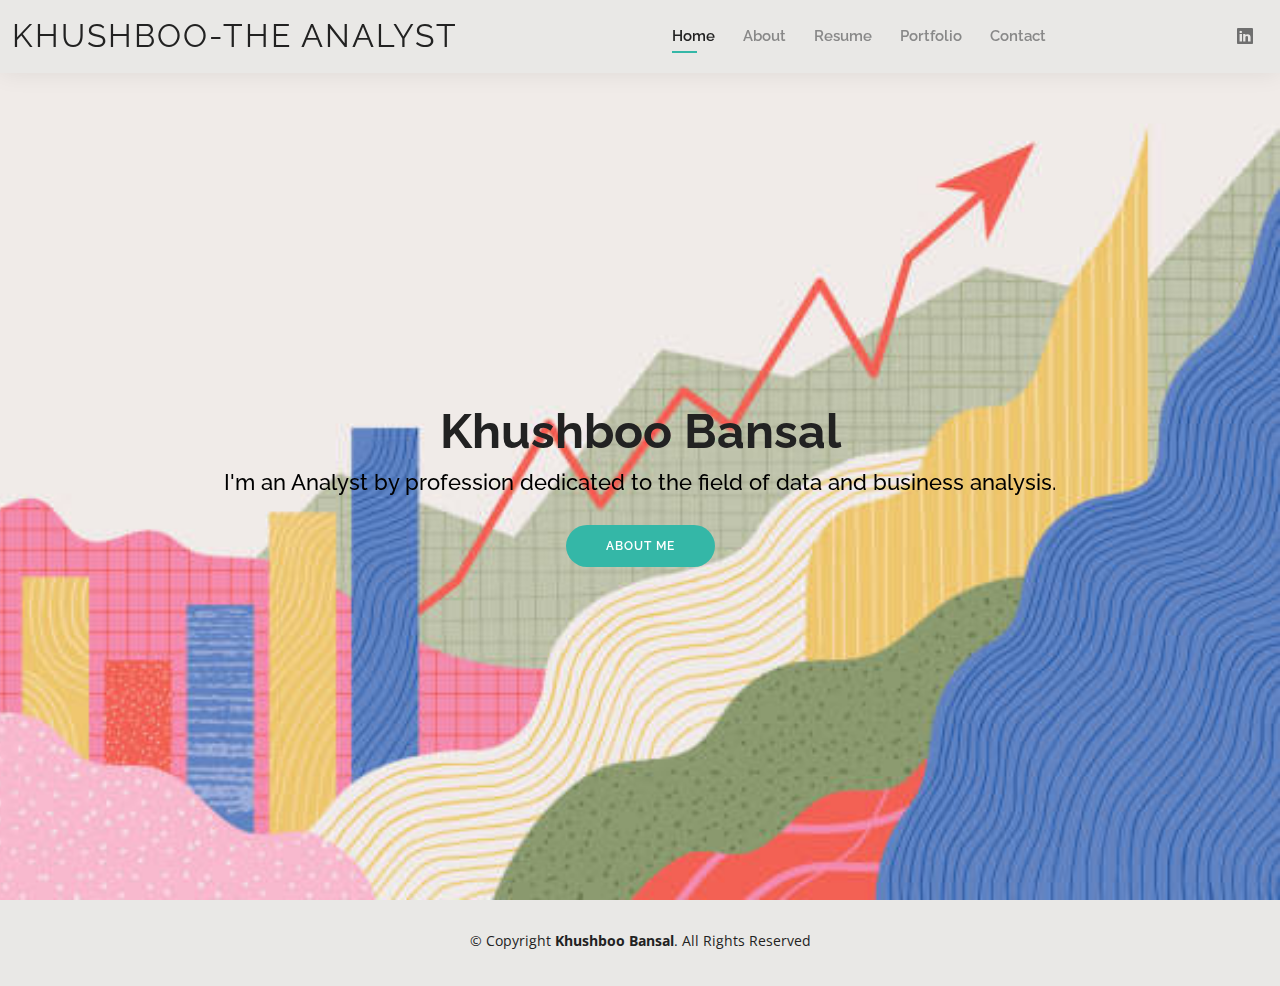
<file: index.html>
<!DOCTYPE html>
<html lang="en">

<head>
  <meta charset="utf-8">
  <meta content="width=device-width, initial-scale=1.0" name="viewport">

  <title>Kelly Bootstrap Template - Index</title>
  <meta content="" name="description">
  <meta content="" name="keywords">

  <!-- Favicons -->
  <link href="assets/img/favicon.png" rel="icon">
  <link href="assets/img/apple-touch-icon.png" rel="apple-touch-icon">

  <!-- Google Fonts -->
  <link href="https://fonts.googleapis.com/css?family=Open+Sans:300,300i,400,400i,600,600i,700,700i|Raleway:300,300i,400,400i,500,500i,600,600i,700,700i|Poppins:300,300i,400,400i,500,500i,600,600i,700,700i" rel="stylesheet">

  <!-- Vendor CSS Files -->
  <link href="assets/vendor/aos/aos.css" rel="stylesheet">
  <link href="assets/vendor/bootstrap/css/bootstrap.min.css" rel="stylesheet">
  <link href="assets/vendor/bootstrap-icons/bootstrap-icons.css" rel="stylesheet">
  <link href="assets/vendor/boxicons/css/boxicons.min.css" rel="stylesheet">
  <link href="assets/vendor/glightbox/css/glightbox.min.css" rel="stylesheet">
  <link href="assets/vendor/swiper/swiper-bundle.min.css" rel="stylesheet">

  <!-- Template Main CSS File -->
  <link href="assets/css/style.css" rel="stylesheet">

  <!-- =======================================================
  * Template Name: Kelly
  * Updated: May 30 2023 with Bootstrap v5.3.0
  * Template URL: https://bootstrapmade.com/kelly-free-bootstrap-cv-resume-html-template/
  * Author: BootstrapMade.com
  * License: https://bootstrapmade.com/license/
  ======================================================== -->
</head>

<body>

  <!-- ======= Header ======= -->
  <header id="header" class="fixed-top">
    <div class="container-fluid d-flex justify-content-between align-items-center">

      <h1 class="logo me-auto me-lg-0"><a href="index.html">Khushboo-The Analyst</a></h1>
      <!-- Uncomment below if you prefer to use an image logo -->
      <!-- <a href="index.html" class="logo"><img src="assets/img/logo.png" alt="" class="img-fluid"></a>-->

      <nav id="navbar" class="navbar order-last order-lg-0">
        <ul>
          <li><a class="active" href="index.html">Home</a></li>
          <li><a href="about.html">About</a></li>
          <li><a href="resume.html">Resume</a></li>
          <li><a href="portfolio.html">Portfolio</a></li>
          <li><a href="contact.html">Contact</a></li>
        </ul>
        <i class="bi bi-list mobile-nav-toggle"></i>
      </nav><!-- .navbar -->

      <div class="header-social-links">
        <!-- <a href="#" class="twitter"><i class="bi bi-twitter"></i></a>
        <a href="#" class="facebook"><i class="bi bi-facebook"></i></a>
        <a href="#" class="instagram"><i class="bi bi-instagram"></i></a> -->
        <a href="https://www.linkedin.com/in/khushboo-bansal-analyst/"  class="linkedin"><i class="bi bi-linkedin"></i></i></a>
      </div>

    </div>

  </header><!-- End Header -->

  <!-- ======= Hero Section ======= -->
  <section id="hero" class="d-flex align-items-center">
    <div class="container d-flex flex-column align-items-center" data-aos="zoom-in" data-aos-delay="100">
      <h1>Khushboo Bansal</h1>
      <h2 style="color: black;">I'm an Analyst by profession dedicated to the field of data and business analysis.</h2>
      <a href="about.html" class="btn-about">About Me</a>
    </div>
  </section><!-- End Hero -->
  

  <!-- ======= Footer ======= -->
  <footer id="footer">
    <div class="container">
      <div class="copyright">
        &copy; Copyright <strong><span>Khushboo Bansal</span></strong>. All Rights Reserved
      </div>
      <div class="credits">
        <!-- All the links in the footer should remain intact. -->
        <!-- You can delete the links only if you purchased the pro version. -->
        <!-- Licensing information: https://bootstrapmade.com/license/ -->
        <!-- Purchase the pro version with working PHP/AJAX contact form: https://bootstrapmade.com/kelly-free-bootstrap-cv-resume-html-template/ -->
        
      </div>
    </div>
  </footer><!-- End  Footer -->

  <div id="preloader"></div>
  <a href="#" class="back-to-top d-flex align-items-center justify-content-center"><i class="bi bi-arrow-up-short"></i></a>

  <!-- Vendor JS Files -->
  <script src="assets/vendor/purecounter/purecounter_vanilla.js"></script>
  <script src="assets/vendor/aos/aos.js"></script>
  <script src="assets/vendor/bootstrap/js/bootstrap.bundle.min.js"></script>
  <script src="assets/vendor/glightbox/js/glightbox.min.js"></script>
  <script src="assets/vendor/isotope-layout/isotope.pkgd.min.js"></script>
  <script src="assets/vendor/swiper/swiper-bundle.min.js"></script>
  <script src="assets/vendor/waypoints/noframework.waypoints.js"></script>
  <script src="assets/vendor/php-email-form/validate.js"></script>

  <!-- Template Main JS File -->
  <script src="assets/js/main.js"></script>

</body>

</html>
</file>
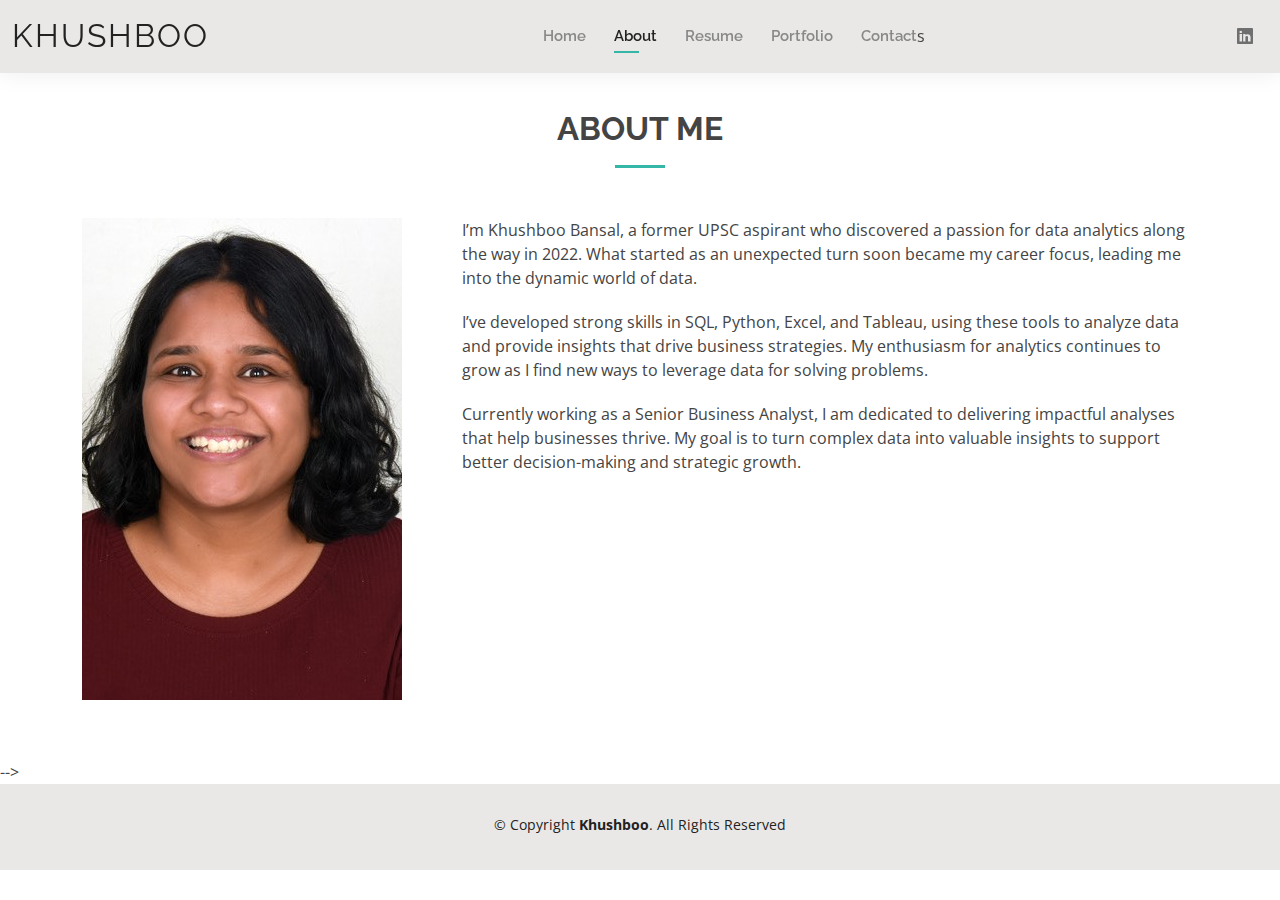
<file: about.html>
<!DOCTYPE html>
<html lang="en">

<head>
  <meta charset="utf-8">
  <meta content="width=device-width, initial-scale=1.0" name="viewport">

  <title>About - Kelly Bootstrap Template</title>
  <meta content="" name="description">
  <meta content="" name="keywords">

  <!-- Favicons -->
  <link href="assets/img/favicon.png" rel="icon">
  <link href="assets/img/apple-touch-icon.png" rel="apple-touch-icon">

  <!-- Google Fonts -->
  <link href="https://fonts.googleapis.com/css?family=Open+Sans:300,300i,400,400i,600,600i,700,700i|Raleway:300,300i,400,400i,500,500i,600,600i,700,700i|Poppins:300,300i,400,400i,500,500i,600,600i,700,700i" rel="stylesheet">

  <!-- Vendor CSS Files -->
  <link href="assets/vendor/aos/aos.css" rel="stylesheet">
  <link href="assets/vendor/bootstrap/css/bootstrap.min.css" rel="stylesheet">
  <link href="assets/vendor/bootstrap-icons/bootstrap-icons.css" rel="stylesheet">
  <link href="assets/vendor/boxicons/css/boxicons.min.css" rel="stylesheet">
  <link href="assets/vendor/glightbox/css/glightbox.min.css" rel="stylesheet">
  <link href="assets/vendor/swiper/swiper-bundle.min.css" rel="stylesheet">

  <!-- Template Main CSS File -->
  <link href="assets/css/style.css" rel="stylesheet">

  <!-- =======================================================
  * Template Name: Kelly
  * Updated: May 30 2023 with Bootstrap v5.3.0
  * Template URL: https://bootstrapmade.com/kelly-free-bootstrap-cv-resume-html-template/
  * Author: BootstrapMade.com
  * License: https://bootstrapmade.com/license/
  ======================================================== -->
</head>

<body>

  <!-- ======= Header ======= -->
  <header id="header" class="fixed-top">
    <div class="container-fluid d-flex justify-content-between align-items-center">

      <h1 class="logo me-auto me-lg-0"><a href="index.html">KHushboo</a></h1>
      <!-- Uncomment below if you prefer to use an image logo -->
      <!-- <a href="index.html" class="logo"><img src="assets/img/logo.png" alt="" class="img-fluid"></a>-->

      <nav id="navbar" class="navbar order-last order-lg-0">
        <ul>
          <li><a href="index.html">Home</a></li>
          <li><a class="active" href="about.html">About</a></li>
          <li><a href="resume.html">Resume</a></li>
          <!-- <li><a href="services.html">Services</a></li> -->
          <li><a href="portfolio.html">Portfolio</a></li>
          <li><a href="contact.html">Contact</a></li>s
        </ul>
        <i class="bi bi-list mobile-nav-toggle"></i>
      </nav><!-- .navbar -->

      <div class="header-social-links">
        <!-- <a href="#" class="twitter"><i class="bi bi-twitter"></i></a>
        <a href="#" class="facebook"><i class="bi bi-facebook"></i></a>
        <a href="#" class="instagram"><i class="bi bi-instagram"></i></a> -->
        <a href="https://www.linkedin.com/in/khushboo-bansal-analyst/" class="linkedin"><i class="bi bi-linkedin"></i></a>
      </div>

    </div>

  </header><!-- End Header -->

  <main id="main">

    <!-- ======= About Section ======= -->
    <section id="about" class="about">
      <div class="container" data-aos="fade-up">
        
        <div class="section-title">
          <h2>About Me</h2>
        </div>
        
        <div class="row">
          <div class="col-lg-4">
            <img src="assets/img/khushboo.jpg" class="img-fluid" alt="About Image">
          </div>
          <div class="col-lg-8 pt-4 pt-lg-0 content">
            <div class="paragraphs">
              <p>
                I’m Khushboo Bansal, a former UPSC aspirant who discovered a passion for data analytics along the way in 2022. What started as an unexpected turn soon became my career focus, leading me into the dynamic world of data.
              </p>
              <p>
                I’ve developed strong skills in SQL, Python, Excel, and Tableau, using these tools to analyze data and provide insights that drive business strategies. My enthusiasm for analytics continues to grow as I find new ways to leverage data for solving problems.
              </p>
              <p>
                Currently working as a Senior Business Analyst, I am dedicated to delivering impactful analyses that help businesses thrive. My goal is to turn complex data into valuable insights to support better decision-making and strategic growth.
              </p>
            </div>
          </div>
        </div>
        
      </div>
    </section><!-- End About Section -->
   

    <!-- ======= Skills Section ======= -->
    <!-- <section id="skills" class="skills">
      <div class="container" data-aos="fade-up">

        <div class="section-title">
          <h2>Skills</h2>
          <p>Magnam dolores commodi suscipit. Necessitatibus eius consequatur ex aliquid fuga eum quidem. Sit sint consectetur velit. Quisquam quos quisquam cupiditate. Et nemo qui impedit suscipit alias ea. Quia fugiat sit in iste officiis commodi quidem hic quas.</p>
        </div>

        <div class="row skills-content">

          <div class="col-lg-6">

            <div class="progress">
              <span class="skill">HTML <i class="val">100%</i></span>
              <div class="progress-bar-wrap">
                <div class="progress-bar" role="progressbar" aria-valuenow="100" aria-valuemin="0" aria-valuemax="100"></div>
              </div>
            </div>

            <div class="progress">
              <span class="skill">CSS <i class="val">90%</i></span>
              <div class="progress-bar-wrap">
                <div class="progress-bar" role="progressbar" aria-valuenow="90" aria-valuemin="0" aria-valuemax="100"></div>
              </div>
            </div>

            <div class="progress">
              <span class="skill">JavaScript <i class="val">75%</i></span>
              <div class="progress-bar-wrap">
                <div class="progress-bar" role="progressbar" aria-valuenow="75" aria-valuemin="0" aria-valuemax="100"></div>
              </div>
            </div>

          </div>

          <div class="col-lg-6">

            <div class="progress">
              <span class="skill">PHP <i class="val">80%</i></span>
              <div class="progress-bar-wrap">
                <div class="progress-bar" role="progressbar" aria-valuenow="80" aria-valuemin="0" aria-valuemax="100"></div>
              </div>
            </div>

            <div class="progress">
              <span class="skill">WordPress/CMS <i class="val">90%</i></span>
              <div class="progress-bar-wrap">
                <div class="progress-bar" role="progressbar" aria-valuenow="90" aria-valuemin="0" aria-valuemax="100"></div>
              </div>
            </div>

            <div class="progress">
              <span class="skill">Photoshop <i class="val">55%</i></span>
              <div class="progress-bar-wrap">
                <div class="progress-bar" role="progressbar" aria-valuenow="55" aria-valuemin="0" aria-valuemax="100"></div>
              </div>
            </div>

          </div>

        </div>

      </div>
    </section><!-- End Skills Section -->

    <!-- ======= Facts Section ======= -->
    <!-- <section id="facts" class="facts">
      <div class="container" data-aos="fade-up">

        <div class="section-title">
          <h2>Facts</h2>
          <p>"I’m a passionate Analyst driven by the desire to transform data into meaningful insights. I love uncovering trends and patterns that inform strategic decisions, helping businesses grow and thrive. For me, the true excitement lies in the ability to turn raw information into impactful stories that shape business success.</p>
        </div>

        <div class="row counters">

          <div class="col-lg-3 col-6 text-center">
            <span data-purecounter-start="0" data-purecounter-end="232" data-purecounter-duration="1" class="purecounter"></span>
            <p>Clients</p>
          </div>

          <div class="col-lg-3 col-6 text-center">
            <span data-purecounter-start="0" data-purecounter-end="521" data-purecounter-duration="1" class="purecounter"></span>
            <p>Projects</p>
          </div>

          <div class="col-lg-3 col-6 text-center">
            <span data-purecounter-start="0" data-purecounter-end="1463" data-purecounter-duration="1" class="purecounter"></span>
            <p>Hours Of Support</p>
          </div>

          <div class="col-lg-3 col-6 text-center">
            <span data-purecounter-start="0" data-purecounter-end="15" data-purecounter-duration="1" class="purecounter"></span>
            <p>Hard Workers</p>
          </div>

        </div>

      </div>
    </section>End Facts Section --> -->

    <!-- ======= Testimonials Section ======= -->
    <!-- <section id="testimonials" class="testimonials">
      <div class="container" data-aos="fade-up">

        <div class="section-title">
          <h2>Testimonials</h2>
          <p>Magnam dolores commodi suscipit. Necessitatibus eius consequatur ex aliquid fuga eum quidem. Sit sint consectetur velit. Quisquam quos quisquam cupiditate. Et nemo qui impedit suscipit alias ea. Quia fugiat sit in iste officiis commodi quidem hic quas.</p>
        </div>

        <div class="testimonials-slider swiper" data-aos="fade-up" data-aos-delay="100">
          <div class="swiper-wrapper">

            <div class="swiper-slide">
              <div class="testimonial-item">
                <img src="assets/img/testimonials/testimonials-1.jpg" class="testimonial-img" alt="">
                <h3>Saul Goodman</h3>
                <h4>Ceo &amp; Founder</h4>
                <p>
                  <i class="bx bxs-quote-alt-left quote-icon-left"></i>
                  Proin iaculis purus consequat sem cure digni ssim donec porttitora entum suscipit rhoncus. Accusantium quam, ultricies eget id, aliquam eget nibh et. Maecen aliquam, risus at semper.
                  <i class="bx bxs-quote-alt-right quote-icon-right"></i>
                </p>
              </div>
            </div><!-- End testimonial item -->

            <!-- <div class="swiper-slide">
              <div class="testimonial-item">
                <img src="assets/img/testimonials/testimonials-2.jpg" class="testimonial-img" alt="">
                <h3>Sara Wilsson</h3>
                <h4>Designer</h4>
                <p>
                  <i class="bx bxs-quote-alt-left quote-icon-left"></i>
                  Export tempor illum tamen malis malis eram quae irure esse labore quem cillum quid cillum eram malis quorum velit fore eram velit sunt aliqua noster fugiat irure amet legam anim culpa.
                  <i class="bx bxs-quote-alt-right quote-icon-right"></i>
                </p>
              </div>
            </div><!-- End testimonial item -->

            <!-- <div class="swiper-slide">
              <div class="testimonial-item">
                <img src="assets/img/testimonials/testimonials-3.jpg" class="testimonial-img" alt="">
                <h3>Jena Karlis</h3>
                <h4>Store Owner</h4>
                <p>
                  <i class="bx bxs-quote-alt-left quote-icon-left"></i>
                  Enim nisi quem export duis labore cillum quae magna enim sint quorum nulla quem veniam duis minim tempor labore quem eram duis noster aute amet eram fore quis sint minim.
                  <i class="bx bxs-quote-alt-right quote-icon-right"></i>
                </p>
              </div>
            </div>End testimonial item

            <div class="swiper-slide">
              <div class="testimonial-item">
                <img src="assets/img/testimonials/testimonials-4.jpg" class="testimonial-img" alt="">
                <h3>Matt Brandon</h3>
                <h4>Freelancer</h4>
                <p>
                  <i class="bx bxs-quote-alt-left quote-icon-left"></i>
                  Fugiat enim eram quae cillum dolore dolor amet nulla culpa multos export minim fugiat minim velit minim dolor enim duis veniam ipsum anim magna sunt elit fore quem dolore labore illum veniam.
                  <i class="bx bxs-quote-alt-right quote-icon-right"></i>
                </p>
              </div>
            </div><!-- End testimonial item -->

            <!-- <div class="swiper-slide">
              <div class="testimonial-item">
                <img src="assets/img/testimonials/testimonials-5.jpg" class="testimonial-img" alt="">
                <h3>John Larson</h3>
                <h4>Entrepreneur</h4>
                <p>
                  <i class="bx bxs-quote-alt-left quote-icon-left"></i>
                  Quis quorum aliqua sint quem legam fore sunt eram irure aliqua veniam tempor noster veniam enim culpa labore duis sunt culpa nulla illum cillum fugiat legam esse veniam culpa fore nisi cillum quid.
                  <i class="bx bxs-quote-alt-right quote-icon-right"></i>
                </p>
              </div>
            </div><!- End testimonial item -->
<!-- 
          </div>
          <div class="swiper-pagination"></div>
        </div>

      </div>
    </section>End Testimonials Section --> 

  </main><!-- End #main -->

  <!-- ======= Footer ======= -->
  <footer id="footer">
    <div class="container">
      <div class="copyright">
        &copy; Copyright <strong><span>Khushboo</span></strong>. All Rights Reserved
      </div>
      <div class="credits">
        <!-- All the links in the footer should remain intact. -->
        <!-- You can delete the links only if you purchased the pro version. -->
        <!-- Licensing information: https://bootstrapmade.com/license/ -->
        <!-- Purchase the pro version with working PHP/AJAX contact form: https://bootstrapmade.com/kelly-free-bootstrap-cv-resume-html-template/ -->
        <!-- Designed by <a href="https://bootstrapmade.com/">BootstrapMade</a>
      </div> -->
    </div>
  </footer><!-- End  Footer -->

  <div id="preloader"></div>
  <a href="#" class="back-to-top d-flex align-items-center justify-content-center"><i class="bi bi-arrow-up-short"></i></a>

  <!-- Vendor JS Files -->
  <script src="assets/vendor/purecounter/purecounter_vanilla.js"></script>
  <script src="assets/vendor/aos/aos.js"></script>
  <script src="assets/vendor/bootstrap/js/bootstrap.bundle.min.js"></script>
  <script src="assets/vendor/glightbox/js/glightbox.min.js"></script>
  <script src="assets/vendor/isotope-layout/isotope.pkgd.min.js"></script>
  <script src="assets/vendor/swiper/swiper-bundle.min.js"></script>
  <script src="assets/vendor/waypoints/noframework.waypoints.js"></script>
  <script src="assets/vendor/php-email-form/validate.js"></script>

  <!-- Template Main JS File -->
  <script src="assets/js/main.js"></script>

</body>

</html>
</file>
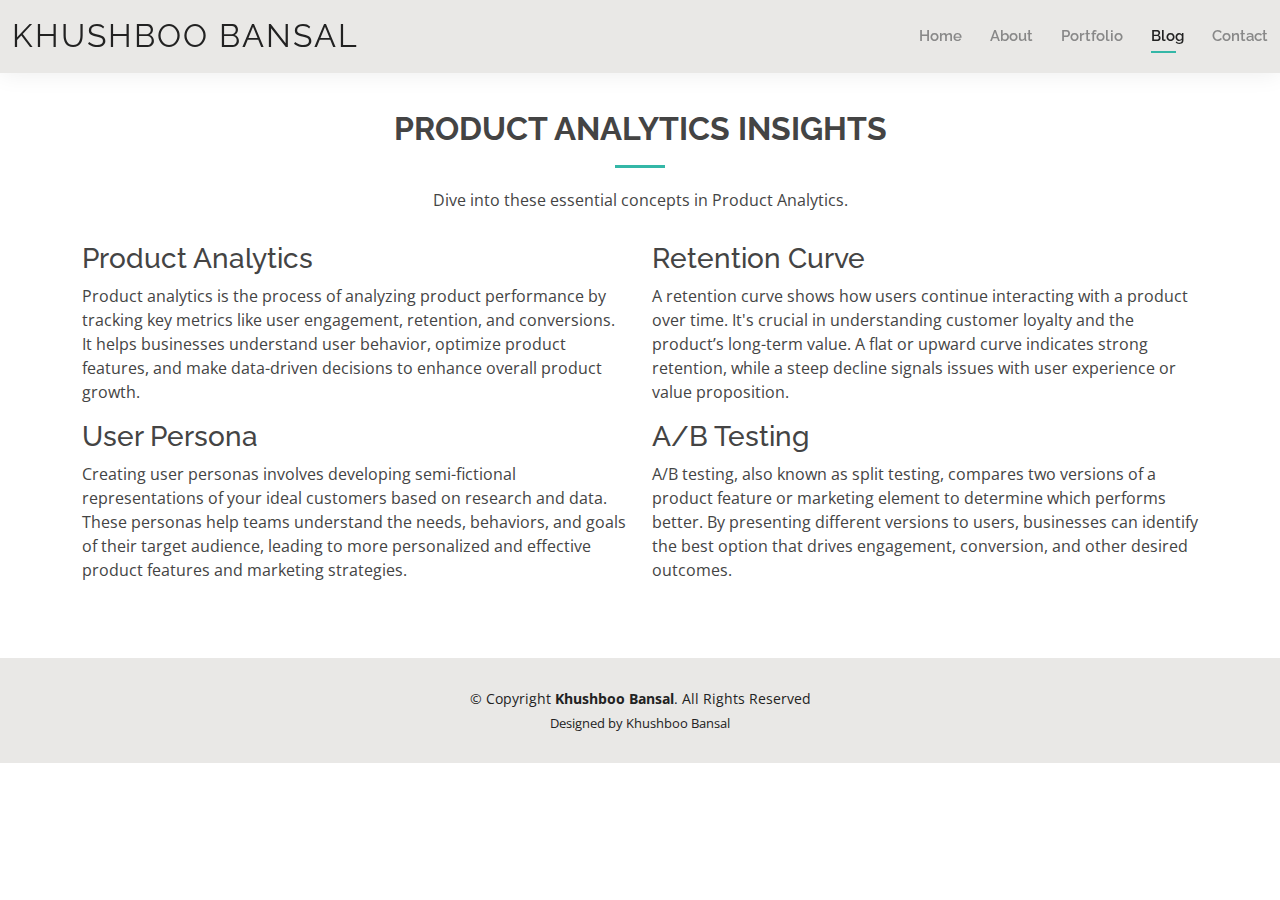
<file: blog.html>
<!DOCTYPE html>
<html lang="en">

<head>
  <meta charset="utf-8">
  <meta content="width=device-width, initial-scale=1.0" name="viewport">

  <title>Product Analytics Blog - Khushboo Bansal</title>
  <meta content="" name="description">
  <meta content="" name="keywords">

  <!-- Favicons -->
  <link href="assets/img/favicon.png" rel="icon">
  <link href="assets/img/apple-touch-icon.png" rel="apple-touch-icon">

  <!-- Google Fonts -->
  <link href="https://fonts.googleapis.com/css?family=Open+Sans|Raleway" rel="stylesheet">

  <!-- Vendor CSS Files -->
  <link href="assets/vendor/bootstrap/css/bootstrap.min.css" rel="stylesheet">
  <link href="assets/vendor/bootstrap-icons/bootstrap-icons.css" rel="stylesheet">
  <link href="assets/vendor/glightbox/css/glightbox.min.css" rel="stylesheet">
  <link href="assets/vendor/swiper/swiper-bundle.min.css" rel="stylesheet">

  <!-- Template Main CSS File -->
  <link href="assets/css/style.css" rel="stylesheet">
</head>

<body>

  <!-- ======= Header ======= -->
  <header id="header" class="fixed-top">
    <div class="container-fluid d-flex justify-content-between align-items-center">
      <h1 class="logo me-auto me-lg-0"><a href="index.html">Khushboo Bansal</a></h1>
      <nav id="navbar" class="navbar order-last order-lg-0">
        <ul>
          <li><a href="index.html">Home</a></li>
          <li><a href="about.html">About</a></li>
          <li><a href="portfolio.html">Portfolio</a></li>
          <li><a href="blog.html" class="active">Blog</a></li>
          <li><a href="contact.html">Contact</a></li>
        </ul>
        <i class="bi bi-list mobile-nav-toggle"></i>
      </nav>
    </div>
  </header><!-- End Header -->

  <!-- ======= Main Section ======= -->
  <main id="main">
    <!-- Blog Section -->
    <section id="blog" class="blog">
      <div class="container" data-aos="fade-up">
        <div class="section-title">
          <h2>Product Analytics Insights</h2>
          <p>Dive into these essential concepts in Product Analytics.</p>
        </div>

        <div class="row">
          <!-- Blog Pallet 1: Product Analytics -->
          <div class="col-lg-6">
            <div class="blog-entry">
              <h3>Product Analytics</h3>
              <p>Product analytics is the process of analyzing product performance by tracking key metrics like user engagement, retention, and conversions. It helps businesses understand user behavior, optimize product features, and make data-driven decisions to enhance overall product growth.</p>
            </div>
          </div>

          <!-- Blog Pallet 2: Retention Curve -->
          <div class="col-lg-6">
            <div class="blog-entry">
              <h3>Retention Curve</h3>
              <p>A retention curve shows how users continue interacting with a product over time. It's crucial in understanding customer loyalty and the product’s long-term value. A flat or upward curve indicates strong retention, while a steep decline signals issues with user experience or value proposition.</p>
            </div>
          </div>

          <!-- Blog Pallet 3: User Persona -->
          <div class="col-lg-6">
            <div class="blog-entry">
              <h3>User Persona</h3>
              <p>Creating user personas involves developing semi-fictional representations of your ideal customers based on research and data. These personas help teams understand the needs, behaviors, and goals of their target audience, leading to more personalized and effective product features and marketing strategies.</p>
            </div>
          </div>

          <!-- Blog Pallet 4: A/B Testing -->
          <div class="col-lg-6">
            <div class="blog-entry">
              <h3>A/B Testing</h3>
              <p>A/B testing, also known as split testing, compares two versions of a product feature or marketing element to determine which performs better. By presenting different versions to users, businesses can identify the best option that drives engagement, conversion, and other desired outcomes.</p>
            </div>
          </div>
        </div>
      </div>
    </section>
  </main><!-- End #main -->

  <!-- ======= Footer ======= -->
  <footer id="footer">
    <div class="container">
      <div class="copyright">
        &copy; Copyright <strong><span>Khushboo Bansal</span></strong>. All Rights Reserved
      </div>
      <div class="credits">
        Designed by Khushboo Bansal
      </div>
    </div>
  </footer><!-- End Footer -->

  <a href="#" class="back-to-top d-flex align-items-center justify-content-center"><i class="bi bi-arrow-up-short"></i></a>

  <!-- Vendor JS Files -->
  <script src="assets/vendor/bootstrap/js/bootstrap.bundle.min.js"></script>
  <script src="assets/vendor/glightbox/js/glightbox.min.js"></script>
  <script src="assets/vendor/swiper/swiper-bundle.min.js"></script>
</body>

</html>
</file>
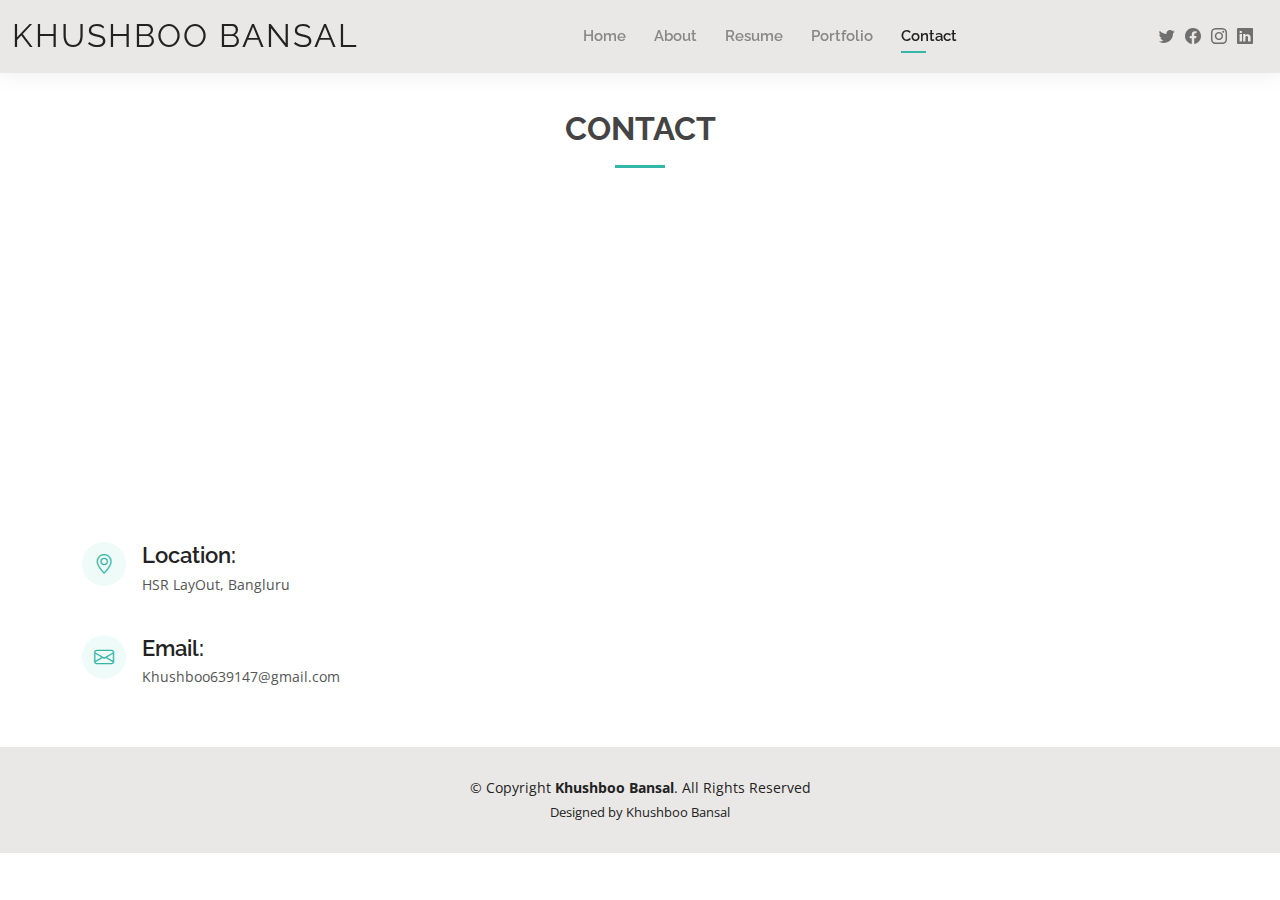
<file: contact.html>
<!DOCTYPE html>
<html lang="en">

<head>
  <meta charset="utf-8">
  <meta content="width=device-width, initial-scale=1.0" name="viewport">

  <title>Contact - Khushboo Bansal</title>
  <meta content="" name="description">
  <meta content="" name="keywords">

  <!-- Favicons -->
  <link href="assets/img/favicon.png" rel="icon">
  <link href="assets/img/apple-touch-icon.png" rel="apple-touch-icon">

  <!-- Google Fonts -->
  <link href="https://fonts.googleapis.com/css?family=Open+Sans:300,300i,400,400i,600,600i,700,700i|Raleway:300,300i,400,400i,500,500i,600,600i,700,700i" rel="stylesheet">

  <!-- Vendor CSS Files -->
  <link href="assets/vendor/aos/aos.css" rel="stylesheet">
  <link href="assets/vendor/bootstrap/css/bootstrap.min.css" rel="stylesheet">
  <link href="assets/vendor/bootstrap-icons/bootstrap-icons.css" rel="stylesheet">
  <link href="assets/vendor/boxicons/css/boxicons.min.css" rel="stylesheet">
  <link href="assets/vendor/glightbox/css/glightbox.min.css" rel="stylesheet">
  <link href="assets/vendor/swiper/swiper-bundle.min.css" rel="stylesheet">

  <!-- Template Main CSS File -->
  <link href="assets/css/style.css" rel="stylesheet">
</head>

<body>

  <!-- ======= Header ======= -->
  <header id="header" class="fixed-top">
    <div class="container-fluid d-flex justify-content-between align-items-center">

      <h1 class="logo me-auto me-lg-0"><a href="index.html">Khushboo Bansal</a></h1>

      <nav id="navbar" class="navbar order-last order-lg-0">
        <ul>
          <li><a href="index.html">Home</a></li>
          <li><a href="about.html">About</a></li>
          <li><a href="resume.html">Resume</a></li>
          <li><a href="portfolio.html">Portfolio</a></li>
          <li><a class="active" href="contact.html">Contact</a></li>
        </ul>
        <i class="bi bi-list mobile-nav-toggle"></i>
      </nav><!-- .navbar -->

      <div class="header-social-links">
        <a href="#" class="twitter"><i class="bi bi-twitter"></i></a>
        <a href="#" class="facebook"><i class="bi bi-facebook"></i></a>
        <a href="#" class="instagram"><i class="bi bi-instagram"></i></a>
        <a href="#" class="linkedin"><i class="bi bi-linkedin"></i></a>
      </div>

    </div>
  </header><!-- End Header -->

  <main id="main">

    <!-- ======= Contact Section ======= -->
    <section id="contact" class="contact">
      <div class="container" data-aos="fade-up">

        <div class="section-title">
          <h2>Contact</h2>
          <!-- <p>Feel free to reach out to me using the contact details below:</p> -->
        </div>

        <div>
          <iframe style="border:0; width: 100%; height: 270px;" src="https://www.google.com/maps/embed?pb=!1m18!1m12!1m3!1d3890.0396024849996!2d77.64115407502493!3d12.9118724908635!2m3!1f0!2f0!3f0!3m2!1i1024!2i768!4f13.1!3m3!1m2!1s0x3bae146b503c0a91%3A0x40bf5b9c9143e735!2sHSR%20Layout%2C%20Bengaluru%2C%20Karnataka%20560034!5e0!3m2!1sen!2sin!4v1694932295639!5m2!1sen!2sin" frameborder="0" allowfullscreen></iframe>

        </div>

        <div class="row mt-5">

          <div class="col-lg-4">
            <div class="info">
              <div class="address">
                <i class="bi bi-geo-alt"></i>
                <h4>Location:</h4>
                <p>HSR LayOut, Bangluru</p>
              </div>

              <div class="email">
                <i class="bi bi-envelope"></i>
                <h4>Email:</h4>
                <p>Khushboo639147@gmail.com</p>
              </div>

              <div class="phone" style="display: none;">
                <i class="bi bi-phone"></i>
                <h4>Phone:</h4>
                <p></p>
              </div>

            </div>
          </div>

        </div>

      </div>
    </section><!-- End Contact Section -->

  </main><!-- End #main -->

  <!-- ======= Footer ======= -->
  <footer id="footer">
    <div class="container">
      <div class="copyright">
        &copy; Copyright <strong><span>Khushboo Bansal</span></strong>. All Rights Reserved
      </div>
      <div class="credits">
        Designed by Khushboo Bansal
      </div>
    </div>
  </footer><!-- End  Footer -->

  <div id="preloader"></div>
  <a href="#" class="back-to-top d-flex align-items-center justify-content-center"><i class="bi bi-arrow-up-short"></i></a>

  <!-- Vendor JS Files -->
  <script src="assets/vendor/purecounter/purecounter_vanilla.js"></script>
  <script src="assets/vendor/aos/aos.js"></script>
  <script src="assets/vendor/bootstrap/js/bootstrap.bundle.min.js"></script>
  <script src="assets/vendor/glightbox/js/glightbox.min.js"></script>
  <script src="assets/vendor/isotope-layout/isotope.pkgd.min.js"></script>
  <script src="assets/vendor/swiper/swiper-bundle.min.js"></script>
  <script src="assets/vendor/waypoints/noframework.waypoints.js"></script>
  <script src="assets/vendor/php-email-form/validate.js"></script>

  <!-- Template Main JS File -->
  <script src="assets/js/main.js"></script>

</body>

</html>
</file>
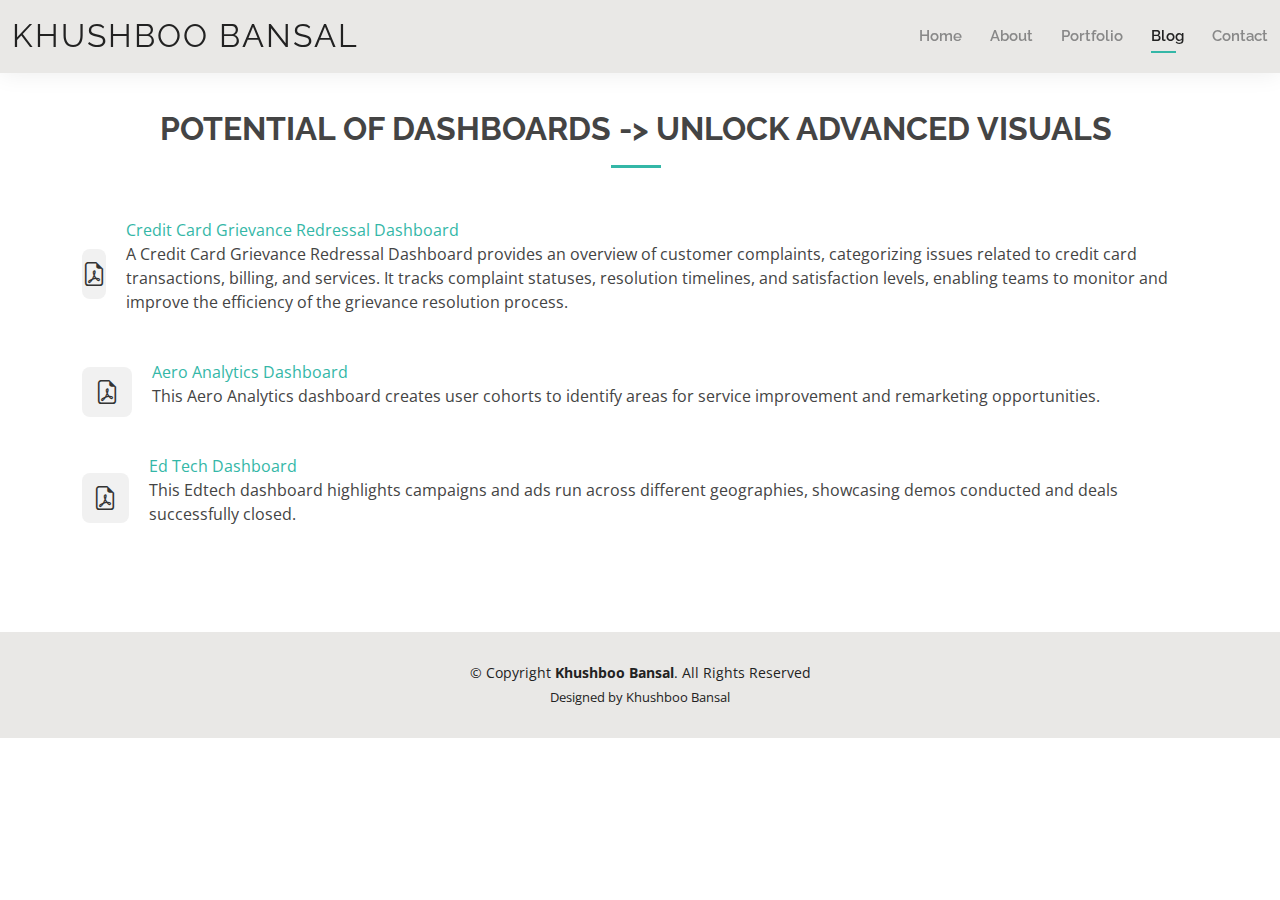
<file: dashboard.html>
<!DOCTYPE html>
<html lang="en">

<head>
  <meta charset="utf-8">
  <meta content="width=device-width, initial-scale=1.0" name="viewport">

  <title>Product Analytics Blog - Khushboo Bansal</title>

  <!-- Favicons -->
  <link href="assets/img/favicon.png" rel="icon">
  <link href="assets/img/apple-touch-icon.png" rel="apple-touch-icon">

  <!-- Google Fonts -->
  <link href="https://fonts.googleapis.com/css?family=Open+Sans|Raleway" rel="stylesheet">

  <!-- Vendor CSS Files -->
  <link href="assets/vendor/bootstrap/css/bootstrap.min.css" rel="stylesheet">
  <link href="assets/vendor/bootstrap-icons/bootstrap-icons.css" rel="stylesheet">

  <!-- Template Main CSS File -->
  <link href="assets/css/style.css" rel="stylesheet">

  <style>
    /* Styling the container holding PDF and description */
    .pdf-container {
      display: flex;
      align-items: center;
      margin-bottom: 30px; /* Add consistent spacing */
    }

    /* Styling for the PDF box */
    .pdf-box {
      width: 50px;
      height: 50px;
      background-color: #f1f1f1;
      border-radius: 8px;
      display: flex;
      align-items: center;
      justify-content: center;
      margin-right: 20px;
    }

    .pdf-box i {
      font-size: 24px;
      color: #333;
    }

    /* Styling for the PDF description */
    .pdf-description {
      font-size: 16px;
    }

    /* Make the blog section scrollable */
    #blog .container {
      max-height: 600px; /* Limit the height */
      overflow-y: auto;  /* Enable vertical scrolling */
      padding-right: 20px; /* Add padding for scrollbar */
    }

    /* Adjustments for small screens */
    @media (max-width: 768px) {
      .pdf-container {
        flex-direction: column;
        align-items: flex-start;
        margin-bottom: 20px; /* Adjust spacing for smaller screens */
      }

      .pdf-box {
        margin-right: 0;
        margin-bottom: 10px;
      }

      /* Limit height for mobile devices */
      #blog .container {
        max-height: 400px; /* Adjust height for smaller screens */
      }
    }
  </style>
</head>

<body>

  <!-- ======= Header ======= -->
  <header id="header" class="fixed-top">
    <div class="container-fluid d-flex justify-content-between align-items-center">
      <h1 class="logo me-auto me-lg-0"><a href="index.html">Khushboo Bansal</a></h1>
      <nav id="navbar" class="navbar order-last order-lg-0">
        <ul>
          <li><a href="index.html">Home</a></li>
          <li><a href="about.html">About</a></li>
          <li><a href="portfolio.html">Portfolio</a></li>
          <li><a href="blog.html" class="active">Blog</a></li>
          <li><a href="contact.html">Contact</a></li>
        </ul>
        <i class="bi bi-list mobile-nav-toggle"></i>
      </nav>
    </div>
  </header><!-- End Header -->

  <!-- ======= Main Section ======= -->
  <main id="main">
    <!-- Blog Section -->
    <section id="blog" class="blog">
      <div class="container" data-aos="fade-up">
        <div class="section-title">
          <h2>Potential of Dashboards -> Unlock advanced Visuals</h2>
          <p></p>
        </div>

        <!-- Blog Pallet: PDF Boxes and Descriptions -->
        <div class="row">
          <div class="col-lg-12">
            <!-- PDF 1 -->
            <div class="pdf-container">
              <div class="pdf-box">
                <i class="bi bi-file-earmark-pdf"></i>
              </div>
              <div class="pdf-description">
                <a href="./assets/img/dashboard/Presentation1.pdf" target="_blank">Credit Card Grievance Redressal Dashboard</a>
                <p>A Credit Card Grievance Redressal Dashboard provides an overview of customer complaints, categorizing issues related to credit card transactions, billing, and services. It tracks complaint statuses, resolution timelines, and satisfaction levels, enabling teams to monitor and improve the efficiency of the grievance resolution process.</p>
              </div>
            </div>

            <!-- PDF 2 -->
            <div class="pdf-container">
              <div class="pdf-box">
                <i class="bi bi-file-earmark-pdf"></i>
              </div>
              <div class="pdf-description">
                <a href="./assets/img/dashboard/presentation2.pdf" target="_blank">Aero Analytics Dashboard</a>
                <p>This Aero Analytics dashboard creates user cohorts to identify areas for service improvement and remarketing opportunities.</p>
              </div>
            </div>

            <!-- PDF 3 -->
            <div class="pdf-container">
              <div class="pdf-box">
                <i class="bi bi-file-earmark-pdf"></i>
              </div>
              <div class="pdf-description">
                <a href="./assets/img/dashboard/presentation3.pdf" target="_blank">Ed Tech Dashboard</a>
                <p>This Edtech dashboard highlights campaigns and ads run across different geographies, showcasing demos conducted and deals successfully closed.</p>
              </div>
            </div>
          </div>
        </div>
      </div>
    </section>
  </main><!-- End #main -->

  <!-- ======= Footer ======= -->
  <footer id="footer">
    <div class="container">
      <div class="copyright">
        &copy; Copyright <strong><span>Khushboo Bansal</span></strong>. All Rights Reserved
      </div>
      <div class="credits">
        Designed by Khushboo Bansal
      </div>
    </div>
  </footer><!-- End Footer -->

  <a href="#" class="back-to-top d-flex align-items-center justify-content-center"><i class="bi bi-arrow-up-short"></i></a>

  <!-- Vendor JS Files -->
  <script src="assets/vendor/bootstrap/js/bootstrap.bundle.min.js"></script>
</body>

</html>
</file>
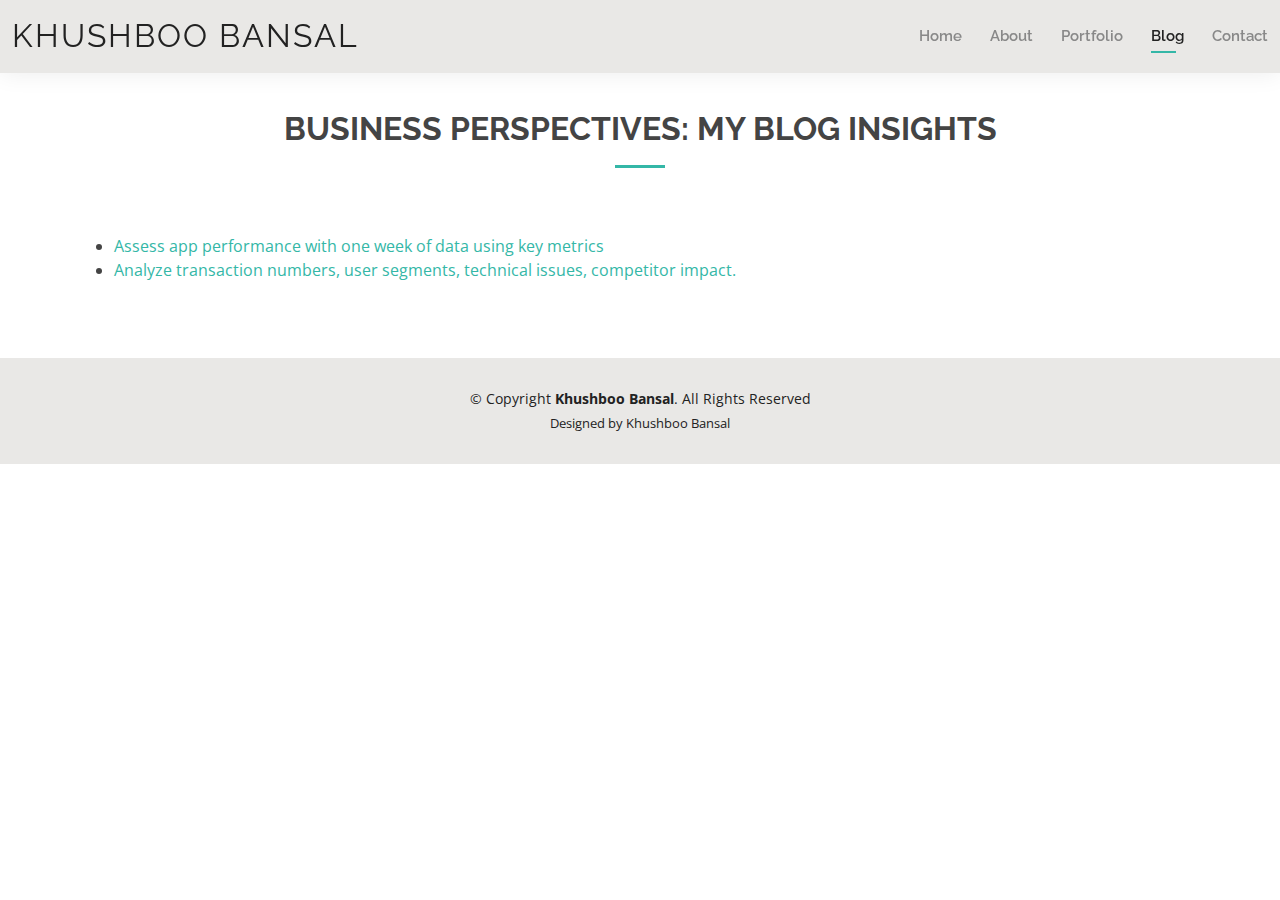
<file: medium.html>
<!DOCTYPE html>
<html lang="en">

<head>
  <meta charset="utf-8">
  <meta content="width=device-width, initial-scale=1.0" name="viewport">

  <title>Product Analytics Blog - Khushboo Bansal</title>
  <meta content="" name="description">
  <meta content="" name="keywords">

  <!-- Favicons -->
  <link href="assets/img/favicon.png" rel="icon">
  <link href="assets/img/apple-touch-icon.png" rel="apple-touch-icon">

  <!-- Google Fonts -->
  <link href="https://fonts.googleapis.com/css?family=Open+Sans|Raleway" rel="stylesheet">

  <!-- Vendor CSS Files -->
  <link href="assets/vendor/bootstrap/css/bootstrap.min.css" rel="stylesheet">
  <link href="assets/vendor/bootstrap-icons/bootstrap-icons.css" rel="stylesheet">
  <link href="assets/vendor/glightbox/css/glightbox.min.css" rel="stylesheet">
  <link href="assets/vendor/swiper/swiper-bundle.min.css" rel="stylesheet">

  <!-- Template Main CSS File -->
  <link href="assets/css/style.css" rel="stylesheet">
</head>

<body>

  <!-- ======= Header ======= -->
  <header id="header" class="fixed-top">
    <div class="container-fluid d-flex justify-content-between align-items-center">
      <h1 class="logo me-auto me-lg-0"><a href="index.html">Khushboo Bansal</a></h1>
      <nav id="navbar" class="navbar order-last order-lg-0">
        <ul>
          <li><a href="index.html">Home</a></li>
          <li><a href="about.html">About</a></li>
          <li><a href="portfolio.html">Portfolio</a></li>
          <li><a href="blog.html" class="active">Blog</a></li>
          <li><a href="contact.html">Contact</a></li>
        </ul>
        <i class="bi bi-list mobile-nav-toggle"></i>
      </nav>
    </div>
  </header><!-- End Header -->

  <!-- ======= Main Section ======= -->
  <main id="main">
    <!-- Blog Section -->
    <section id="blog" class="blog">
      <div class="container" data-aos="fade-up">
        <div class="section-title">
          <h2>Business Perspectives: My Blog Insights</h2>
          <p></p>
        </div>

        <div class="row">
          <!-- Blog Pallet: Product Analytics with Multiple Medium Links -->
          <div class="col-lg-12">
            <div class="blog-entry">
              <h3></h3>
              <p></p>

              <!-- Medium Links -->
              <ul>
                <li><a href="https://medium.com/@khushboo639147/problem-statement-you-have-recently-launched-a-new-e-commerce-app-and-have-access-to-just-one-week-49190a032611" target="_blank">Assess app performance with one week of data using key metrics</a></li>
                <li><a href="https://medium.com/@khushboo639147/problem-statement-as-a-business-analyst-at-a-payment-platform-like-phonepe-or-google-pay-if-you-bb460f8460db" target="_blank">Analyze transaction numbers, user segments, technical issues, competitor impact.</a></li>
                <!-- <li><a href="https://medium.com/your-user-persona-post" target="_blank">User Persona</a></li>
                <li><a href="https://medium.com/your-ab-testing-post" target="_blank">A/B Testing</a></li> --> 
              </ul>
            </div>
          </div>
        </div>
      </div>
    </section>
  </main><!-- End #main -->

  <!-- ======= Footer ======= -->
  <footer id="footer">
    <div class="container">
      <div class="copyright">
        &copy; Copyright <strong><span>Khushboo Bansal</span></strong>. All Rights Reserved
      </div>
      <div class="credits">
        Designed by Khushboo Bansal
      </div>
    </div>
  </footer><!-- End Footer -->

  <a href="#" class="back-to-top d-flex align-items-center justify-content-center"><i class="bi bi-arrow-up-short"></i></a>

  <!-- Vendor JS Files -->
  <script src="assets/vendor/bootstrap/js/bootstrap.bundle.min.js"></script>
  <script src="assets/vendor/glightbox/js/glightbox.min.js"></script>
  <script src="assets/vendor/swiper/swiper-bundle.min.js"></script>
</body>

</html>
</file>
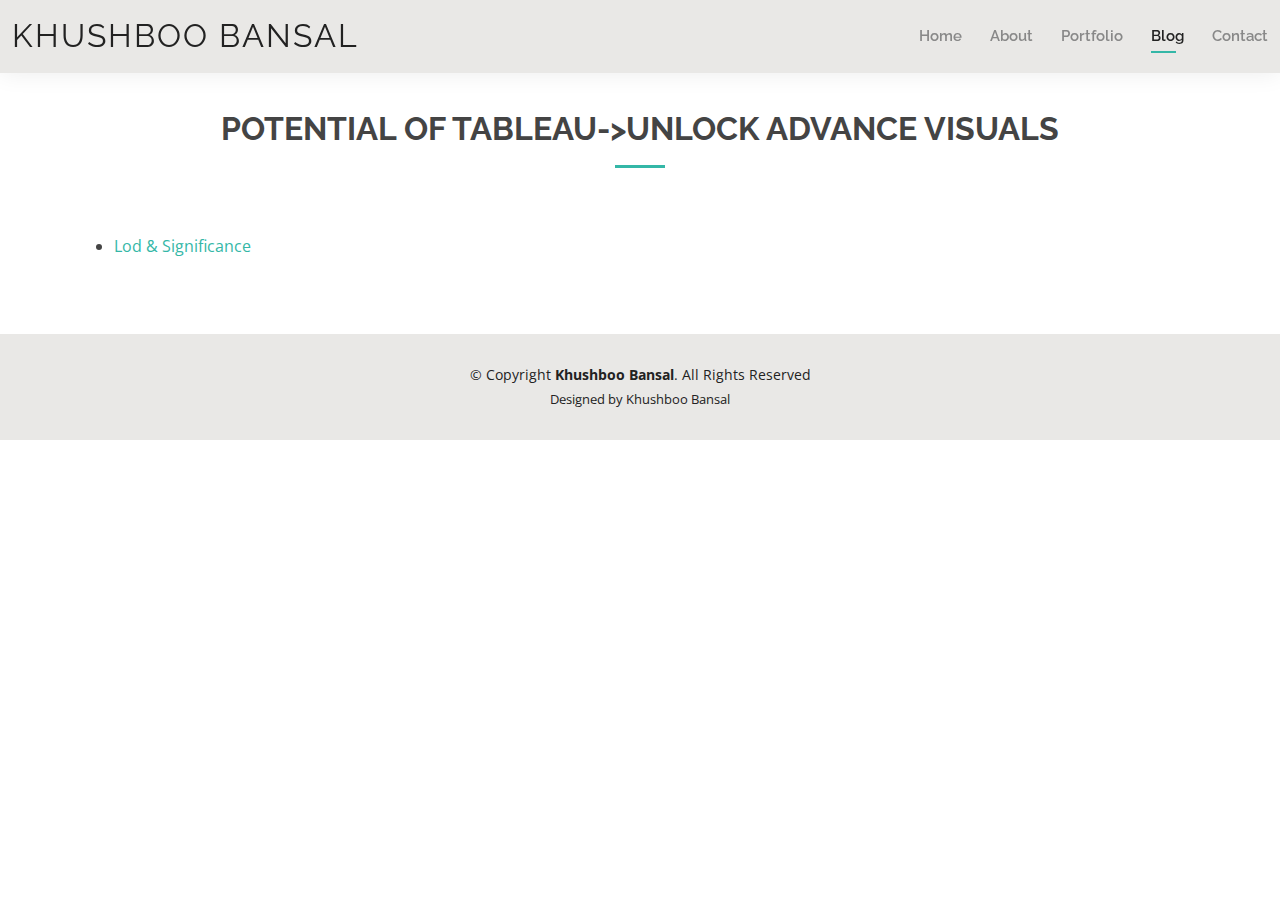
<file: Mediumtableau.html>
<!DOCTYPE html>
<html lang="en">

<head>
  <meta charset="utf-8">
  <meta content="width=device-width, initial-scale=1.0" name="viewport">

  <title>Product Analytics Blog - Khushboo Bansal</title>
  <meta content="" name="description">
  <meta content="" name="keywords">

  <!-- Favicons -->
  <link href="assets/img/favicon.png" rel="icon">
  <link href="assets/img/apple-touch-icon.png" rel="apple-touch-icon">

  <!-- Google Fonts -->
  <link href="https://fonts.googleapis.com/css?family=Open+Sans|Raleway" rel="stylesheet">

  <!-- Vendor CSS Files -->
  <link href="assets/vendor/bootstrap/css/bootstrap.min.css" rel="stylesheet">
  <link href="assets/vendor/bootstrap-icons/bootstrap-icons.css" rel="stylesheet">
  <link href="assets/vendor/glightbox/css/glightbox.min.css" rel="stylesheet">
  <link href="assets/vendor/swiper/swiper-bundle.min.css" rel="stylesheet">

  <!-- Template Main CSS File -->
  <link href="assets/css/style.css" rel="stylesheet">
</head>

<body>

  <!-- ======= Header ======= -->
  <header id="header" class="fixed-top">
    <div class="container-fluid d-flex justify-content-between align-items-center">
      <h1 class="logo me-auto me-lg-0"><a href="index.html">Khushboo Bansal</a></h1>
      <nav id="navbar" class="navbar order-last order-lg-0">
        <ul>
          <li><a href="index.html">Home</a></li>
          <li><a href="about.html">About</a></li>
          <li><a href="portfolio.html">Portfolio</a></li>
          <li><a href="blog.html" class="active">Blog</a></li>
          <li><a href="contact.html">Contact</a></li>
        </ul>
        <i class="bi bi-list mobile-nav-toggle"></i>
      </nav>
    </div>
  </header><!-- End Header -->

  <!-- ======= Main Section ======= -->
  <main id="main">
    <!-- Blog Section -->
    <section id="blog" class="blog">
      <div class="container" data-aos="fade-up">
        <div class="section-title">
          <h2>Potential of Tableau->Unlock advance Visuals</h2>
          <p></p>
        </div>

        <div class="row">
          <!-- Blog Pallet: Product Analytics with Multiple Medium Links -->
          <div class="col-lg-12">
            <div class="blog-entry">
              <h3></h3>
              <p></p>

              <!-- Medium Links -->
              <ul>
                <li><a href="https://medium.com/@khushboo639147/mastering-tableau-level-of-detail-lod-expressions-unlock-the-power-of-advanced-analytics-4169cb6bc932" target="_blank">Lod & Significance </a></li>
                <!-- <li><a href="https://medium.com/@khushboo639147/problem-statement-as-a-business-analyst-at-a-payment-platform-like-phonepe-or-google-pay-if-you-bb460f8460db" target="_blank">Analyze transaction numbers, user segments, technical issues, competitor impact.</a></li> -->
                <!-- <li><a href="https://medium.com/your-user-persona-post" target="_blank">User Persona</a></li>
                <li><a href="https://medium.com/your-ab-testing-post" target="_blank">A/B Testing</a></li> --> 
              </ul>
            </div>
          </div>
        </div>
      </div>
    </section>
  </main><!-- End #main -->

  <!-- ======= Footer ======= -->
  <footer id="footer">
    <div class="container">
      <div class="copyright">
        &copy; Copyright <strong><span>Khushboo Bansal</span></strong>. All Rights Reserved
      </div>
      <div class="credits">
        Designed by Khushboo Bansal
      </div>
    </div>
  </footer><!-- End Footer -->

  <a href="#" class="back-to-top d-flex align-items-center justify-content-center"><i class="bi bi-arrow-up-short"></i></a>

  <!-- Vendor JS Files -->
  <script src="assets/vendor/bootstrap/js/bootstrap.bundle.min.js"></script>
  <script src="assets/vendor/glightbox/js/glightbox.min.js"></script>
  <script src="assets/vendor/swiper/swiper-bundle.min.js"></script>
</body>

</html>
</file>
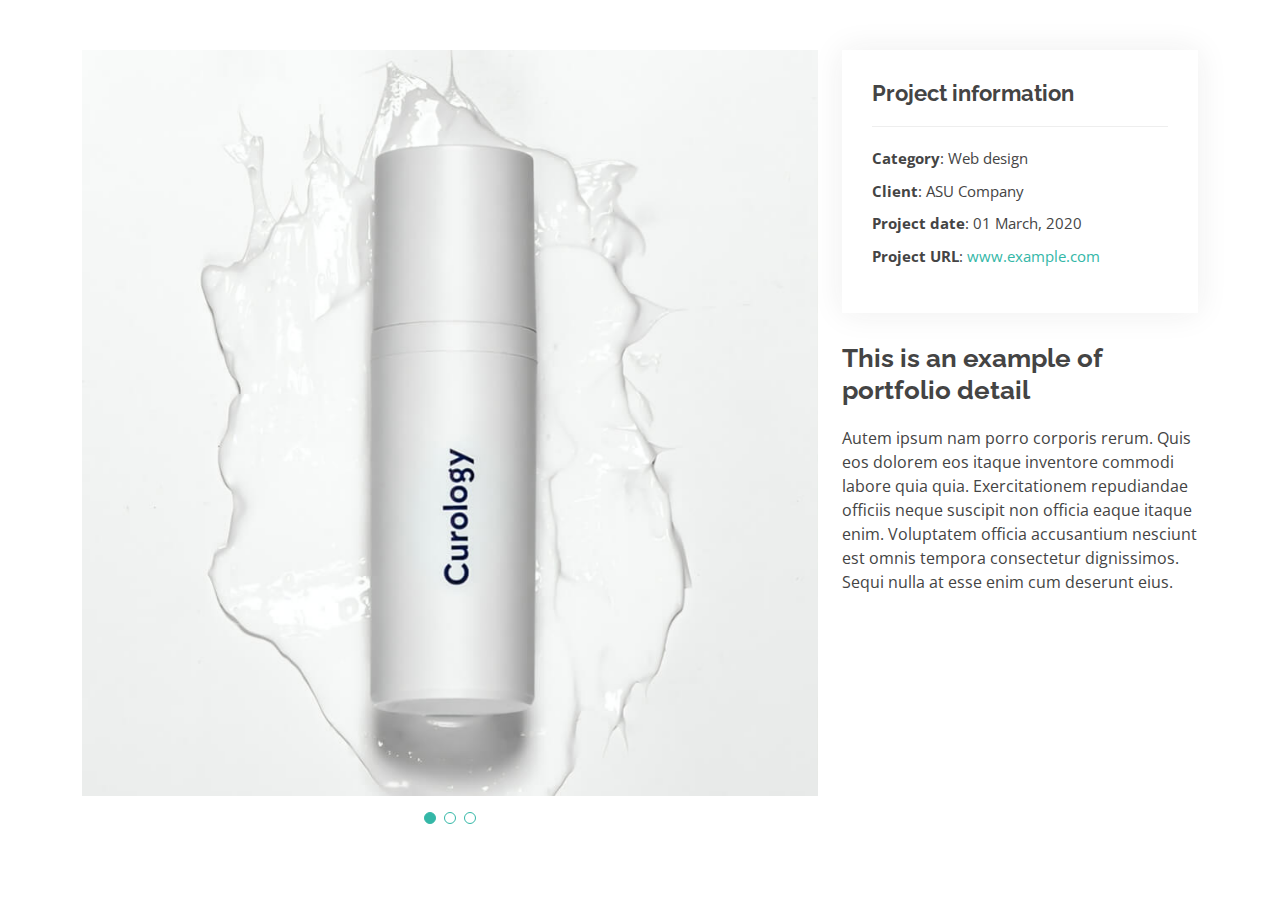
<file: portfolio-details.html>
<!DOCTYPE html>
<html lang="en">

<head>
  <meta charset="utf-8">
  <meta content="width=device-width, initial-scale=1.0" name="viewport">

  <title>Portfolio Details - Kelly Bootstrap Template</title>
  <meta content="" name="description">
  <meta content="" name="keywords">

  <!-- Favicons -->
  <link href="assets/img/favicon.png" rel="icon">
  <link href="assets/img/apple-touch-icon.png" rel="apple-touch-icon">

  <!-- Google Fonts -->
  <link href="https://fonts.googleapis.com/css?family=Open+Sans:300,300i,400,400i,600,600i,700,700i|Raleway:300,300i,400,400i,500,500i,600,600i,700,700i|Poppins:300,300i,400,400i,500,500i,600,600i,700,700i" rel="stylesheet">

  <!-- Vendor CSS Files -->
  <link href="assets/vendor/aos/aos.css" rel="stylesheet">
  <link href="assets/vendor/bootstrap/css/bootstrap.min.css" rel="stylesheet">
  <link href="assets/vendor/bootstrap-icons/bootstrap-icons.css" rel="stylesheet">
  <link href="assets/vendor/boxicons/css/boxicons.min.css" rel="stylesheet">
  <link href="assets/vendor/glightbox/css/glightbox.min.css" rel="stylesheet">
  <link href="assets/vendor/swiper/swiper-bundle.min.css" rel="stylesheet">

  <!-- Template Main CSS File -->
  <link href="assets/css/style.css" rel="stylesheet">

  <!-- =======================================================
  * Template Name: Kelly
  * Updated: May 30 2023 with Bootstrap v5.3.0
  * Template URL: https://bootstrapmade.com/kelly-free-bootstrap-cv-resume-html-template/
  * Author: BootstrapMade.com
  * License: https://bootstrapmade.com/license/
  ======================================================== -->
</head>

<body>

  <main id="main">

    <!-- ======= Portfolio Details Section ======= -->
    <section id="portfolio-details" class="portfolio-details">
      <div class="container">

        <div class="row gy-4">

          <div class="col-lg-8">
            <div class="portfolio-details-slider swiper">
              <div class="swiper-wrapper align-items-center">

                <div class="swiper-slide">
                  <img src="assets/img/portfolio/portfolio-1.jpg" alt="">
                </div>

                <div class="swiper-slide">
                  <img src="assets/img/portfolio/portfolio-2.jpg" alt="">
                </div>

                <div class="swiper-slide">
                  <img src="assets/img/portfolio/portfolio-3.jpg" alt="">
                </div>

              </div>
              <div class="swiper-pagination"></div>
            </div>
          </div>

          <div class="col-lg-4">
            <div class="portfolio-info">
              <h3>Project information</h3>
              <ul>
                <li><strong>Category</strong>: Web design</li>
                <li><strong>Client</strong>: ASU Company</li>
                <li><strong>Project date</strong>: 01 March, 2020</li>
                <li><strong>Project URL</strong>: <a href="#">www.example.com</a></li>
              </ul>
            </div>
            <div class="portfolio-description">
              <h2>This is an example of portfolio detail</h2>
              <p>
                Autem ipsum nam porro corporis rerum. Quis eos dolorem eos itaque inventore commodi labore quia quia. Exercitationem repudiandae officiis neque suscipit non officia eaque itaque enim. Voluptatem officia accusantium nesciunt est omnis tempora consectetur dignissimos. Sequi nulla at esse enim cum deserunt eius.
              </p>
            </div>
          </div>

        </div>

      </div>
    </section><!-- End Portfolio Details Section -->

  </main><!-- End #main -->

  <div id="preloader"></div>
  <a href="#" class="back-to-top d-flex align-items-center justify-content-center"><i class="bi bi-arrow-up-short"></i></a>

  <!-- Vendor JS Files -->
  <script src="assets/vendor/purecounter/purecounter_vanilla.js"></script>
  <script src="assets/vendor/aos/aos.js"></script>
  <script src="assets/vendor/bootstrap/js/bootstrap.bundle.min.js"></script>
  <script src="assets/vendor/glightbox/js/glightbox.min.js"></script>
  <script src="assets/vendor/isotope-layout/isotope.pkgd.min.js"></script>
  <script src="assets/vendor/swiper/swiper-bundle.min.js"></script>
  <script src="assets/vendor/waypoints/noframework.waypoints.js"></script>
  <script src="assets/vendor/php-email-form/validate.js"></script>

  <!-- Template Main JS File -->
  <script src="assets/js/main.js"></script>

</body>

</html>
</file>
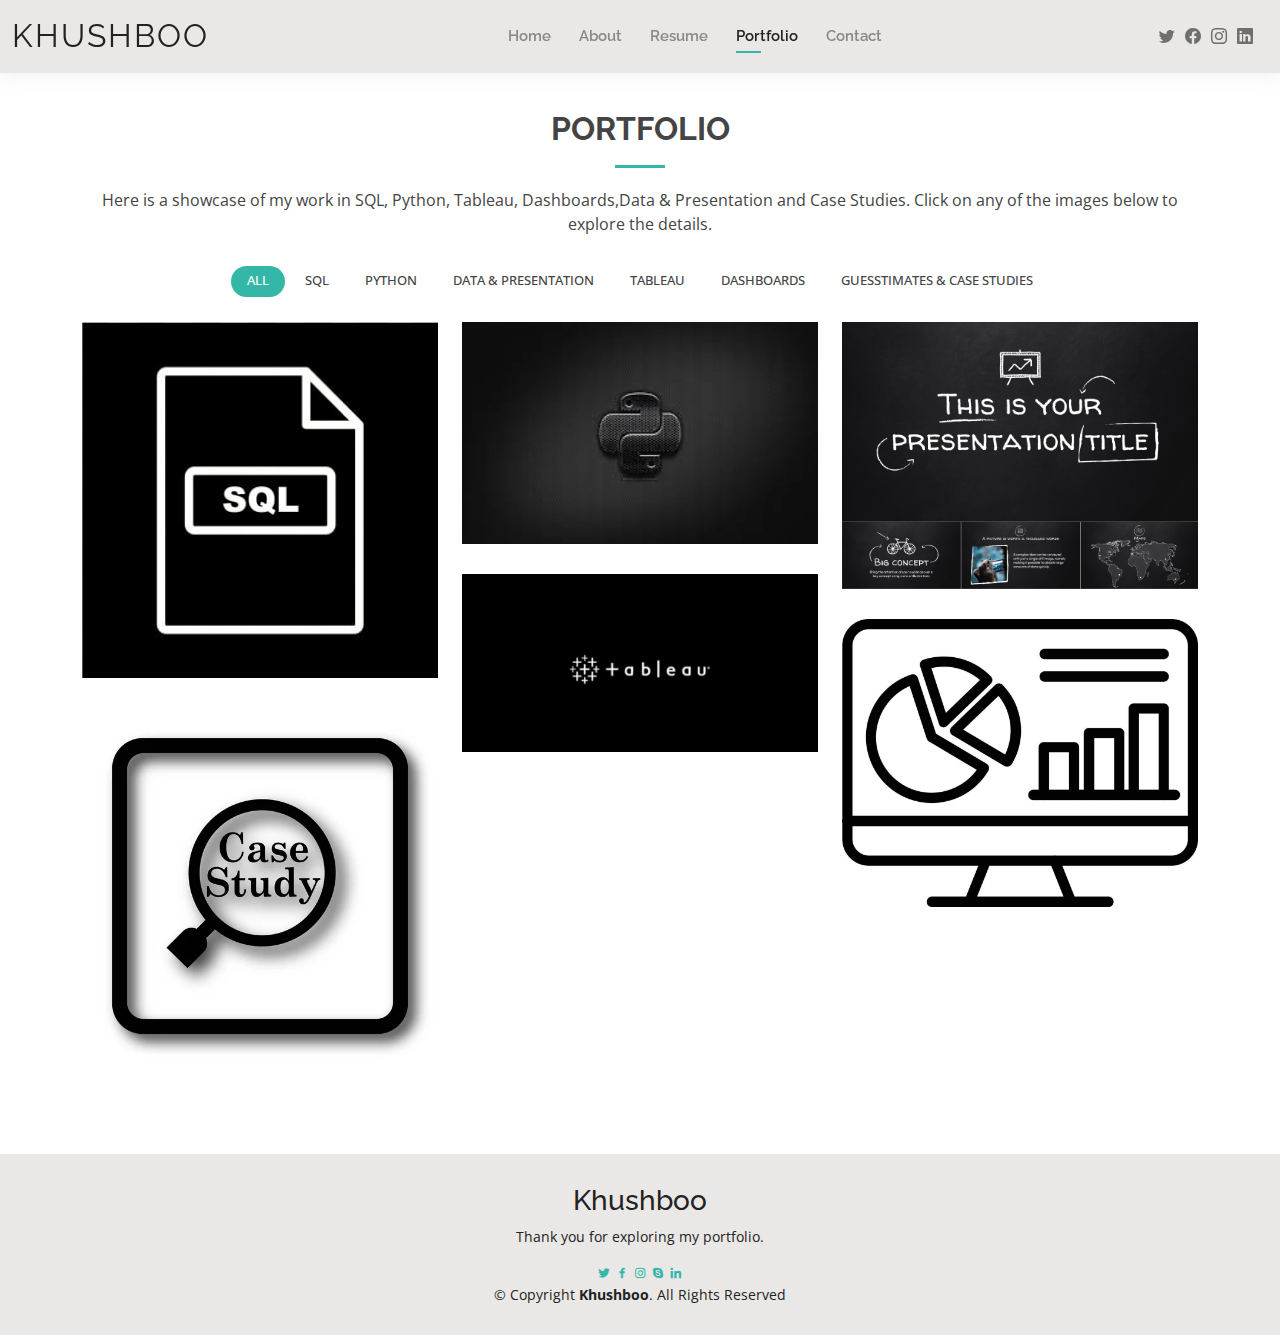
<file: portfolio.html>
<!DOCTYPE html>
<html lang="en">

<head>
  <meta charset="utf-8">
  <meta content="width=device-width, initial-scale=1.0" name="viewport">

  <title>Portfolio - Kelly Bootstrap Template</title>
  <meta content="" name="description">
  <meta content="" name="keywords">

  <!-- Favicons -->
  <link href="assets/img/favicon.png" rel="icon">
  <link href="assets/img/apple-touch-icon.png" rel="apple-touch-icon">

  <!-- Google Fonts -->
  <link href="https://fonts.googleapis.com/css?family=Open+Sans:300,300i,400,400i,600,600i,700,700i|Raleway:300,300i,400,400i,500,500i,600,600i,700,700i" rel="stylesheet">

  <!-- Vendor CSS Files -->
  <link href="assets/vendor/aos/aos.css" rel="stylesheet">
  <link href="assets/vendor/bootstrap/css/bootstrap.min.css" rel="stylesheet">
  <link href="assets/vendor/bootstrap-icons/bootstrap-icons.css" rel="stylesheet">
  <link href="assets/vendor/boxicons/css/boxicons.min.css" rel="stylesheet">
  <link href="assets/vendor/glightbox/css/glightbox.min.css" rel="stylesheet">
  <link href="assets/vendor/swiper/swiper-bundle.min.css" rel="stylesheet">

  <!-- Template Main CSS File -->
  <link href="assets/css/style.css" rel="stylesheet">

</head>

<body>

  <!-- ======= Header ======= -->
  <header id="header" class="fixed-top">
    <div class="container-fluid d-flex justify-content-between align-items-center">

      <h1 class="logo me-auto me-lg-0"><a href="index.html">Khushboo</a></h1>

      <nav id="navbar" class="navbar order-last order-lg-0">
        <ul>
          <li><a href="index.html">Home</a></li>
          <li><a href="about.html">About</a></li>
          <li><a href="resume.html">Resume</a></li>
          <li><a class="active" href="portfolio.html">Portfolio</a></li>
          <li><a href="contact.html">Contact</a></li>
        </ul>
        <i class="bi bi-list mobile-nav-toggle"></i>
      </nav>

      <div class="header-social-links">
        <a href="#" class="twitter"><i class="bi bi-twitter"></i></a>
        <a href="#" class="facebook"><i class="bi bi-facebook"></i></a>
        <a href="#" class="instagram"><i class="bi bi-instagram"></i></a>
        <a href="#" class="linkedin"><i class="bi bi-linkedin"></i></a>
      </div>

    </div>

  </header><!-- End Header -->

  <main id="main">

    <!-- ======= Portfolio Section ======= -->
    <section id="portfolio" class="portfolio">
      <div class="container" data-aos="fade-up">

        <div class="section-title">
          <h2>Portfolio</h2>
          <p>Here is a showcase of my work in SQL, Python, Tableau, Dashboards,Data & Presentation and Case Studies. Click on any of the images below to explore the details.</p>
        </div>

        <div class="row" data-aos="fade-up" data-aos-delay="100">
          <div class="col-lg-12 d-flex justify-content-center">
            <ul id="portfolio-flters">
              <li data-filter="*" class="filter-active">All</li>
              <li data-filter=".filter-sql">SQL</li>
              <li data-filter=".filter-python">Python</li>
              <li data-filter=".filter-excel">Data & Presentation</li>
              <li data-filter=".filter-tableau">Tableau</li>
              <li data-filter=".filter-dashboard">Dashboards</li>
              <li data-filter=".filter-case-study">Guesstimates & Case Studies</li>
            </ul>
          </div>
        </div>

        <div class="row portfolio-container" data-aos="fade-up" data-aos-delay="200">

          <!-- SQL Portfolio Items -->
          <div class="col-lg-4 col-md-6 portfolio-item filter-sql">
            <div class="portfolio-wrap">
              <img src="./assets/img/dashboard/sqling.jpg"  class="img-fluid" alt="SQL Project" style="width: 100%; height: auto;">
              <div class="portfolio-info">
                <h4>SQL Data Analysis</h4>
                <p>SQL</p>
                <div class="portfolio-links">
                  <!-- Updated link to your Google Doc -->
                  <a href="SqlQustionsnew.html" title="SQL Project">
                    <i class="bx bx-plus"></i>
                  </a>
                  <a href="sqlsubsection.html" title="SQL Details"><i class="bx bx-link"></i></a>
                </div>
              </div>
            </div>
          </div>
          
          <!-- Python Portfolio Items -->
          <div class="col-lg-4 col-md-6 portfolio-item filter-python">
            <div class="portfolio-wrap">
              <img src="./assets/img/dashboard/pythonimg1.jpg" class="img-fluid" alt="Python Project" style="width: 100%; height: auto;">
              <div class="portfolio-info">
                <h4>Python Data Analysis</h4>
                <p>Python</p>
                <div class="portfolio-links">
                  <!-- Removed portfolio-lightbox class -->
                  <a href="https://github.com/Khushboo-Analyst/Sales-data-Analysis" target="_blank" title="Python Project">
                    <i class="bx bx-plus"></i>
                  </a>
                  <!-- <a href="python-details.html" title="Python Details"> -->
                    <!-- <i class="bx bx-link"></i> -->
                  </a>
                </div>
              </div>
            </div>
          </div>
          

          <!-- Excel Portfolio Items -->
          <div class="col-lg-4 col-md-6 portfolio-item filter-excel">
            <div class="portfolio-wrap">
              <img src="./assets/img/dashboard/Excelimg.jpg" class="img-fluid" alt="Excel Project" style="width: 100%; height: auto;">
              <div class="portfolio-info">
                <h4>Data Presentation & ppt</h4>
                <p>Presentation</p>
                <div class="portfolio-links">
                  <!-- Clicking on the "+" icon redirects to the PDF file -->
                  <a href="./assets/img/dashboard/Analysis.pdf" target="_blank" title="Excel Project">
                    <i class="bx bx-plus"></i>
                  </a>
                  <a href="./assets/img/dashboard/ale_case_study.pdf" title="Excel Details">
                    <i class="bx bx-link"></i>
                  </a>
                </div>
              </div>
            </div>
          </div>
         
          
          
          <!-- Tableau Portfolio Items -->
          <div class="col-lg-4 col-md-6 portfolio-item filter-tableau">
            <div class="portfolio-wrap">
              <img src="./assets/img/dashboard/tableauimg.jpg" class="img-fluid" alt="Tableau Visualization" style="width: 100%; height: auto;">
              <div class="portfolio-info">
                <h4>Tableau Dashboard</h4>
                <p>Tableau</p>
                <div class="portfolio-links">
                  <!-- <a href="https://public.tableau.com/profile/your-link" class="portfolio-lightbox" title="Tableau Dashboard"><i class="bx bx-plus"></i></a> -->
                  <a href="Mediumtableau.html" title="Tableau Details"><i class="bx bx-link"></i></a>
                </div>
              </div>
            </div>
          </div>

          <!-- Dashboard Portfolio Items -->
          <div class="col-lg-4 col-md-6 portfolio-item filter-dashboard">
            <div class="portfolio-wrap">
              <img src="./assets/img/dashboard/DASHBOARD.jpg" class="img-fluid" alt="Dashboard" style="width: 100%; height: auto;">
              <div class="portfolio-info">
                <h4>Interactive Dashboard</h4>
                <p>Dashboards</p>
                <div class="portfolio-links">
                  <!-- <a href="https://github.com/your-github-link/dashboard" class="portfolio-lightbox" title="Interactive Dashboard"><i class="bx bx-plus"></i></a> -->
                  <a href="dashboard.html" title="Dashboard Details"><i class="bx bx-link"></i></a>
                </div>
              </div>
            </div>
          </div>

          <!-- Case Study Portfolio Items -->
          <div class="col-lg-4 col-md-6 portfolio-item filter-case-study">
            <div class="portfolio-wrap">
              <img src="./assets/img/dashboard/cs-2.jpg" class="img-fluid" alt="Case Study" style="width: 100%; height: auto;">
              <div class="portfolio-info">
                <h4>Case Study: Market Entry</h4>
                <p>Case Study</p>
                <div class="portfolio-links">
                  <!-- Modified this link to navigate to medium.html when the + icon is clicked -->
                  <a href="medium.html" title="Market Entry Case Study"><i class="bx bx-plus"></i></a>
                  <a href="blog.html" title="Case Study Details"><i class="bx bx-link"></i></a>
                </div>
              </div>
            </div>
          </div>
          
          <!-- Add more portfolio items as needed -->

        </div>

      </div>
    </section><!-- End Portfolio Section -->

  </main><!-- End #main -->

  <!-- ======= Footer ======= -->
  <footer id="footer">
    <div class="container">
      <h3>Khushboo</h3>
      <p>Thank you for exploring my portfolio.</p>
      <div class="social-links">
        <a href="#" class="twitter"><i class="bx bxl-twitter"></i></a>
        <a href="#" class="facebook"><i class="bx bxl-facebook"></i></a>
        <a href="#" class="instagram"><i class="bx bxl-instagram"></i></a>
        <a href="#" class="google-plus"><i class="bx bxl-skype"></i></a>
        <a href="#" class="linkedin"><i class="bx bxl-linkedin"></i></a>
      </div>
      <div class="copyright">
        &copy; Copyright <strong><span>Khushboo</span></strong>. All Rights Reserved
      </div>
      <!-- <div class="credits">
        Designed by <a href="https://bootstrapmade.com/">BootstrapMade</a>
      </div> -->
    </div>
  </footer><!-- End Footer -->

  <a href="#" class="back-to-top d-flex align-items-center justify-content-center"><i class="bi bi-arrow-up-short"></i></a>

  <!-- Vendor JS Files -->
  <script src="assets/vendor/purecounter/purecounter_vanilla.js"></script>
  <script src="assets/vendor/aos/aos.js"></script>
  <script src="assets/vendor/bootstrap/js/bootstrap.bundle.min.js"></script>
  <script src="assets/vendor/glightbox/js/glightbox.min.js"></script>
  <script src="assets/vendor/isotope-layout/isotope.pkgd.min.js"></script>
  <script src="assets/vendor/swiper/swiper-bundle.min.js"></script>
  <script src="assets/vendor/waypoints/noframework.waypoints.js"></script>
  <script src="assets/vendor/php-email-form/validate.js"></script>

  <!-- Template Main JS File -->
  <script src="assets/js/main.js"></script>

</body>

</html>
</file>
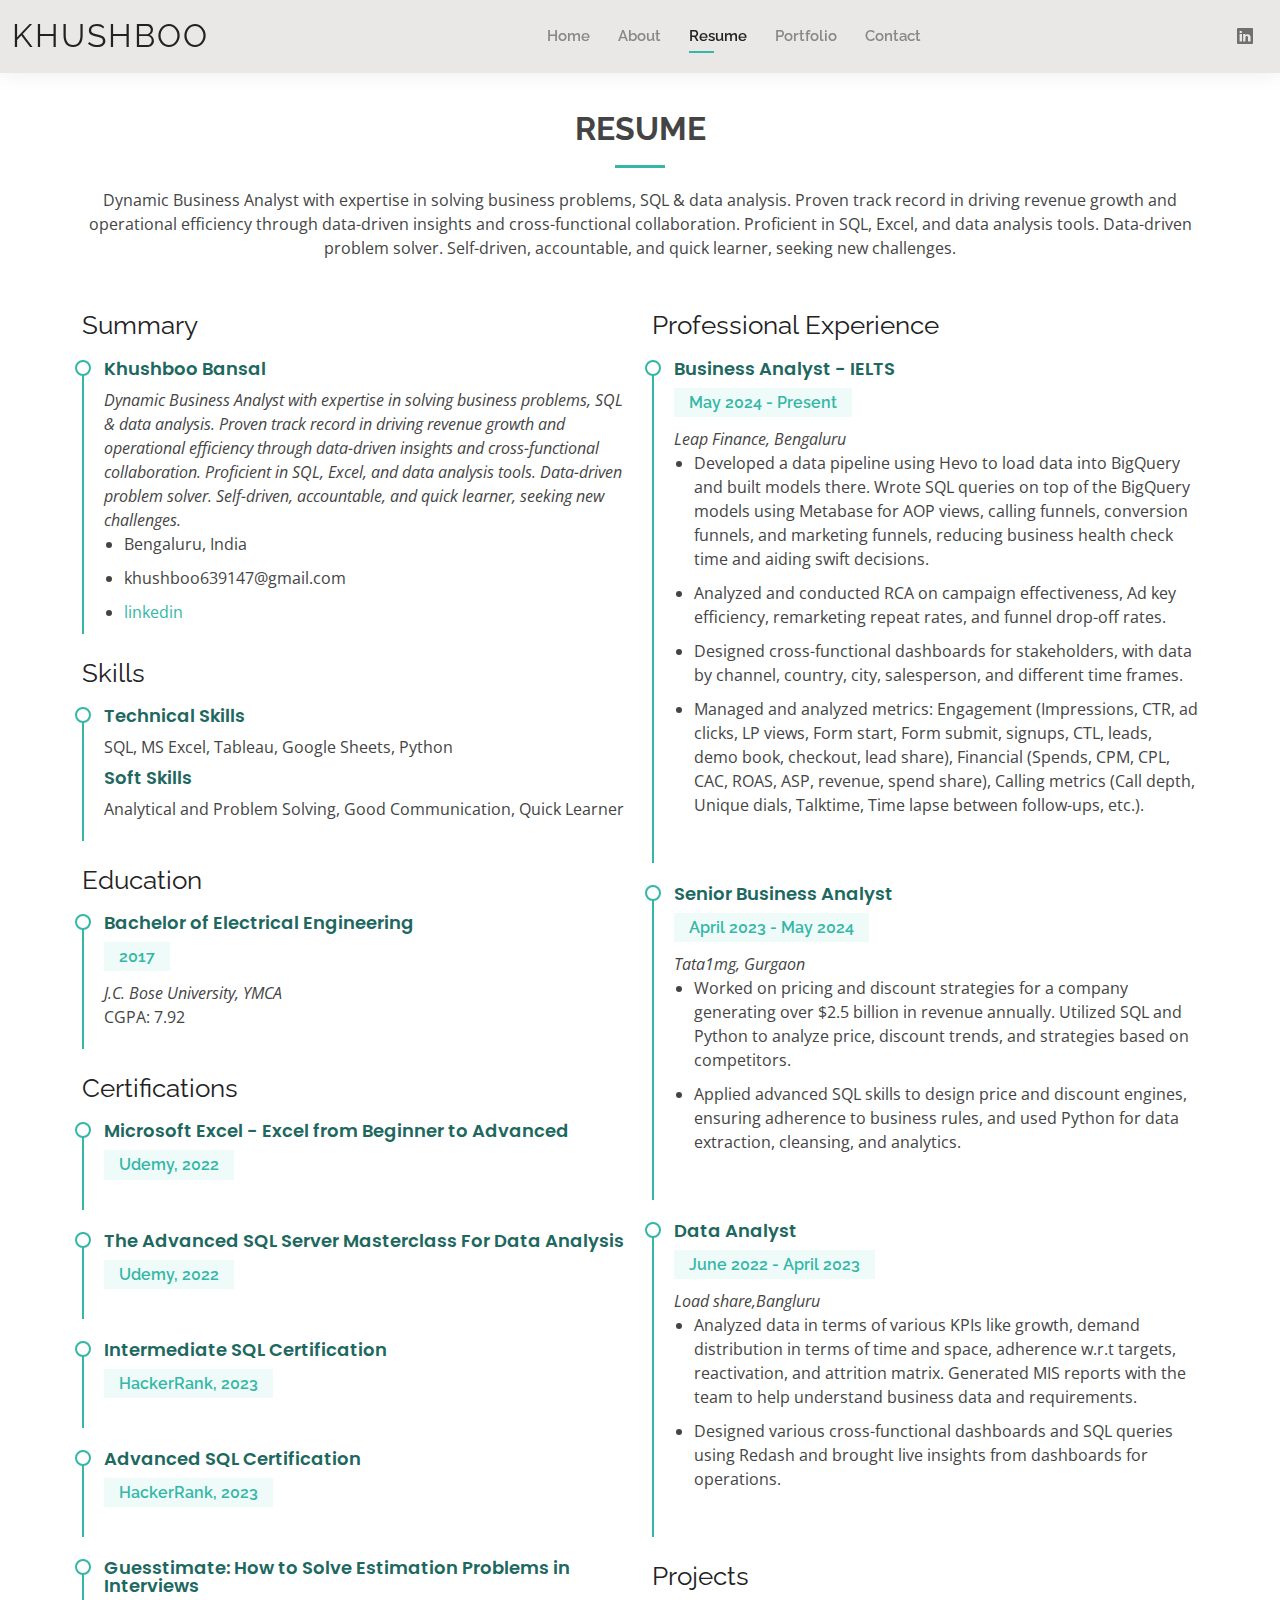
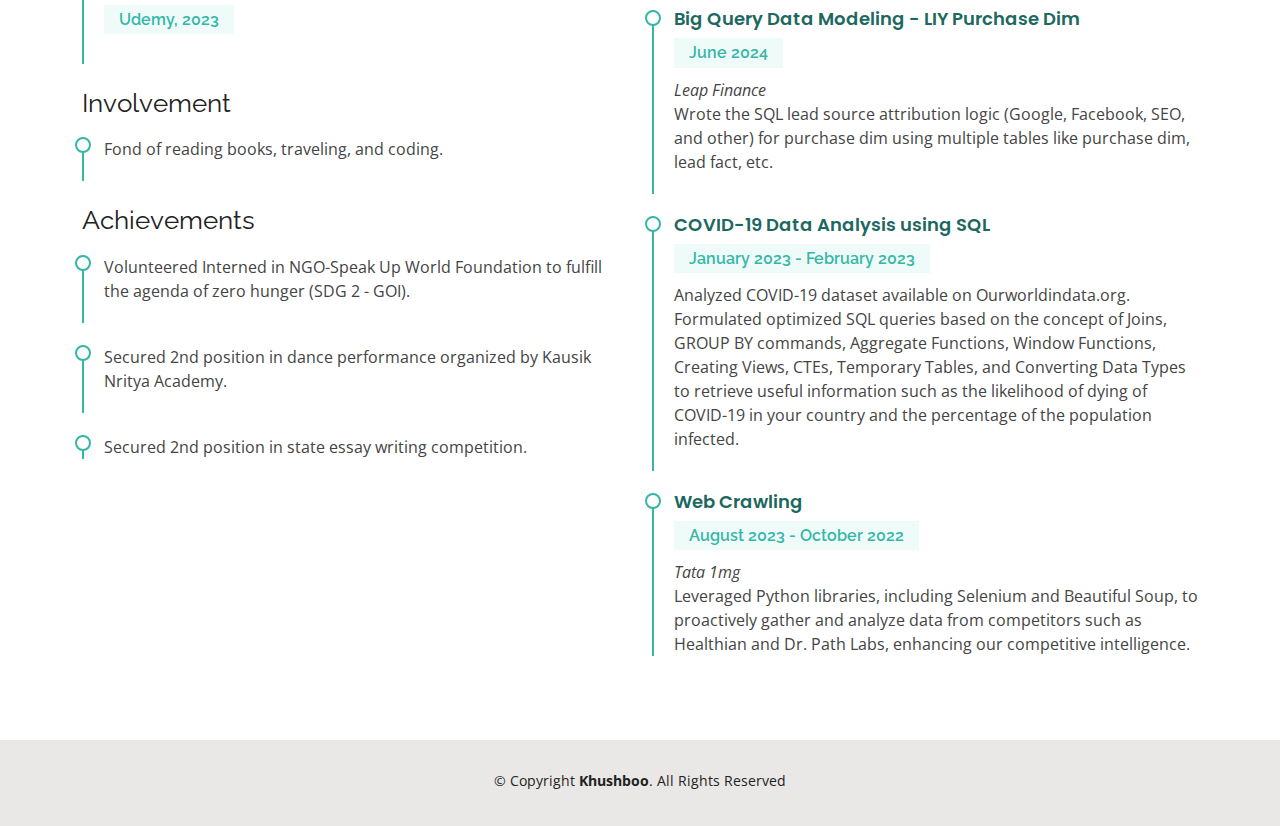
<file: resume.html>
<!DOCTYPE html>
<html lang="en">

<head>
  <meta charset="utf-8">
  <meta content="width=device-width, initial-scale=1.0" name="viewport">

  <title>Resume - Kelly Bootstrap Template</title>
  <meta content="" name="description">
  <meta content="" name="keywords">

  <!-- Favicons -->
  <link href="assets/img/favicon.png" rel="icon">
  <link href="assets/img/apple-touch-icon.png" rel="apple-touch-icon">

  <!-- Google Fonts -->
  <link href="https://fonts.googleapis.com/css?family=Open+Sans:300,300i,400,400i,600,600i,700,700i|Raleway:300,300i,400,400i,500,500i,600,600i,700,700i|Poppins:300,300i,400,400i,500,500i,600,600i,700,700i" rel="stylesheet">

  <!-- Vendor CSS Files -->
  <link href="assets/vendor/aos/aos.css" rel="stylesheet">
  <link href="assets/vendor/bootstrap/css/bootstrap.min.css" rel="stylesheet">
  <link href="assets/vendor/bootstrap-icons/bootstrap-icons.css" rel="stylesheet">
  <link href="assets/vendor/boxicons/css/boxicons.min.css" rel="stylesheet">
  <link href="assets/vendor/glightbox/css/glightbox.min.css" rel="stylesheet">
  <link href="assets/vendor/swiper/swiper-bundle.min.css" rel="stylesheet">

  <!-- Template Main CSS File -->
  <link href="assets/css/style.css" rel="stylesheet">

  <!-- =======================================================
  * Template Name: Kelly
  * Updated: May 30 2023 with Bootstrap v5.3.0
  * Template URL: https://bootstrapmade.com/kelly-free-bootstrap-cv-resume-html-template/
  * Author: BootstrapMade.com
  * License: https://bootstrapmade.com/license/
  ======================================================== -->
</head>

<body>

  <!-- ======= Header ======= -->
  <header id="header" class="fixed-top">
    <div class="container-fluid d-flex justify-content-between align-items-center">

      <h1 class="logo me-auto me-lg-0"><a href="index.html">Khushboo</a></h1>
      <!-- Uncomment below if you prefer to use an image logo -->
      <!-- <a href="index.html" class="logo"><img src="assets/img/logo.png" alt="" class="img-fluid"></a>-->

      <nav id="navbar" class="navbar order-last order-lg-0">
        <ul>
          <li><a href="index.html">Home</a></li>
          <li><a href="about.html">About</a></li>
          <li><a class="active" href="resume.html">Resume</a></li>
          <!-- <li><a href="services.html">Services</a></li> -->
          <li><a href="portfolio.html">Portfolio</a></li>
          <li><a href="contact.html">Contact</a></li>
        </ul>
        <i class="bi bi-list mobile-nav-toggle"></i>
      </nav><!-- .navbar -->

      <div class="header-social-links">
        <!-- <a href="#" class="twitter"><i class="bi bi-twitter"></i></a>
        <a href="#" class="facebook"><i class="bi bi-facebook"></i></a>
        <a href="#" class="instagram"><i class="bi bi-instagram"></i></a> -->
        <a href="https://www.linkedin.com/in/khushboo-bansal-analyst/" class="linkedin"><i class="bi bi-linkedin"></i></a>
      </div>

    </div>

  </header><!-- End Header -->

  <main id="main">

    <!-- ======= Resume Section ======= -->
    <section id="resume" class="resume">
      <div class="container" data-aos="fade-up">

        <div class="section-title">
          <h2>Resume</h2>
          <p>Dynamic Business Analyst with expertise in solving business problems, SQL & data analysis. Proven track record in driving revenue growth and operational efficiency through data-driven insights and cross-functional collaboration. Proficient in SQL, Excel, and data analysis tools. Data-driven problem solver. Self-driven, accountable, and quick learner, seeking new challenges.</p>
        </div>

        <div class="row">
          <div class="col-lg-6">
            <h3 class="resume-title">Summary</h3>
            <div class="resume-item pb-0">
              <h4>Khushboo Bansal</h4>
              <p><em>Dynamic Business Analyst with expertise in solving business problems, SQL & data analysis. Proven track record in driving revenue growth and operational efficiency through data-driven insights and cross-functional collaboration. Proficient in SQL, Excel, and data analysis tools. Data-driven problem solver. Self-driven, accountable, and quick learner, seeking new challenges.</em></p>
              <p>
              <ul>
                <li>Bengaluru, India</li>
                <!-- <li>(Your Phone Number)</li> -->
                <li>khushboo639147@gmail.com</li>
                <li><a href="https://www.linkedin.com/in/khushboo-bansal-analyst/" class="linkedin">linkedin</a></li>
              </ul>
              
              </p>
            </div>

            <h3 class="resume-title">Skills</h3>
            <div class="resume-item">
              <h4>Technical Skills</h4>
              <p>SQL, MS Excel, Tableau, Google Sheets, Python</p>
              <h4 class="softskill">Soft Skills</h4>
              <p>Analytical and Problem Solving, Good Communication, Quick Learner</p>
            </div>

            <h3 class="resume-title">Education</h3>
            <div class="resume-item">
              <h4>Bachelor of Electrical Engineering</h4>
              <h5>2017</h5>
              <p><em>J.C. Bose University, YMCA</em></p>
              <p>CGPA: 7.92</p>
            </div>

            <h3 class="resume-title">Certifications</h3>
            <div class="resume-item">
              <h4>Microsoft Excel - Excel from Beginner to Advanced</h4>
              <h5>Udemy, 2022</h5>
            </div>
            <div class="resume-item">
              <h4>The Advanced SQL Server Masterclass For Data Analysis</h4>
              <h5>Udemy, 2022</h5>
            </div>
            <div class="resume-item">
              <h4>Intermediate SQL Certification</h4>
              <h5>HackerRank, 2023</h5>
            </div>
            <div class="resume-item">
              <h4>Advanced SQL Certification</h4>
              <h5>HackerRank, 2023</h5>
            </div>
            <div class="resume-item">
              <h4>Guesstimate: How to Solve Estimation Problems in Interviews</h4>
              <h5>Udemy, 2023</h5>
            </div>

            <h3 class="resume-title">Involvement</h3>
            <div class="resume-item">
              <p>Fond of reading books, traveling, and coding.</p>
            </div>

            <h3 class="resume-title">Achievements</h3>
            <div class="resume-item">
              <p>Volunteered Interned in NGO-Speak Up World Foundation to fulfill the agenda of zero hunger (SDG 2 - GOI).</p>
            </div>
            <div class="resume-item">
              <p>Secured 2nd position in dance performance organized by Kausik Nritya Academy.</p>
            </div>
            <div class="resume-item">
              <p>Secured 2nd position in state essay writing competition.</p>
            </div>
          </div>
          <div class="col-lg-6">
            <h3 class="resume-title">Professional Experience</h3>
            <div class="resume-item">
              <h4>Business Analyst - IELTS</h4>
              <h5>May 2024 - Present</h5>
              <p><em>Leap Finance, Bengaluru</em></p>
              <p>
              <ul>
                <li>Developed a data pipeline using Hevo to load data into BigQuery and built models there. Wrote SQL queries on top of the BigQuery models using Metabase for AOP views, calling funnels, conversion funnels, and marketing funnels, reducing business health check time and aiding swift decisions.</li>
                <li>Analyzed and conducted RCA on campaign effectiveness, Ad key efficiency, remarketing repeat rates, and funnel drop-off rates.</li>
                <li>Designed cross-functional dashboards for stakeholders, with data by channel, country, city, salesperson, and different time frames.</li>
                <li>Managed and analyzed metrics: Engagement (Impressions, CTR, ad clicks, LP views, Form start, Form submit, signups, CTL, leads, demo book, checkout, lead share), Financial (Spends, CPM, CPL, CAC, ROAS, ASP, revenue, spend share), Calling metrics (Call depth, Unique dials, Talktime, Time lapse between follow-ups, etc.).</li>
              </ul>
              </p>
            </div>
            <div class="resume-item">
              <h4>Senior Business Analyst</h4>
              <h5>April 2023 - May 2024</h5>
              <p><em>Tata1mg, Gurgaon</em></p>
              <p>
              <ul>
                <li>Worked on pricing and discount strategies for a company generating over $2.5 billion in revenue annually. Utilized SQL and Python to analyze price, discount trends, and strategies based on competitors.</li>
                <li>Applied advanced SQL skills to design price and discount engines, ensuring adherence to business rules, and used Python for data extraction, cleansing, and analytics.</li>
              </ul>
              </p>
            </div>
            <div class="resume-item">
              <h4>Data Analyst</h4>
              <h5>June 2022 - April 2023</h5>
              <p><em>Load share,Bangluru</em></p>
              <p>
              <ul>
                <li>Analyzed data in terms of various KPIs like growth, demand distribution in terms of time and space, adherence w.r.t targets, reactivation, and attrition matrix. Generated MIS reports with the team to help understand business data and requirements.</li>
                <li>Designed various cross-functional dashboards and SQL queries using Redash and brought live insights from dashboards for operations.</li>
              </ul>
              </p>
            </div>

            <h3 class="resume-title">Projects</h3>
            <div class="resume-item">
              <h4>Big Query Data Modeling - LIY Purchase Dim</h4>
              <h5>June 2024</h5>
              <p><em>Leap Finance</em></p>
              <p>Wrote the SQL lead source attribution logic (Google, Facebook, SEO, and other) for purchase dim using multiple tables like purchase dim, lead fact, etc.</p>
            </div>
            <div class="resume-item">
              <h4>COVID-19 Data Analysis using SQL</h4>
              <h5>January 2023 - February 2023</h5>
              <p>Analyzed COVID-19 dataset available on Ourworldindata.org. Formulated optimized SQL queries based on the concept of Joins, GROUP BY commands, Aggregate Functions, Window Functions, Creating Views, CTEs, Temporary Tables, and Converting Data Types to retrieve useful information such as the likelihood of dying of COVID-19 in your country and the percentage of the population infected.</p>
            </div>
            <div class="resume-item">
              <h4>Web Crawling</h4>
              <h5>August 2023 - October 2022</h5>
              <p><em>Tata 1mg</em></p>
              <p>Leveraged Python libraries, including Selenium and Beautiful Soup, to proactively gather and analyze data from competitors such as Healthian and Dr. Path Labs, enhancing our competitive intelligence.</p>
            </div>
          </div>
        </div>

      </div>
    </section><!-- End Resume Section -->

  </main><!-- End #main -->

  <!-- ======= Footer ======= -->
  <footer id="footer">
    <div class="container">
      <div class="copyright">
        &copy; Copyright <strong><span>Khushboo</span></strong>. All Rights Reserved
      </div>
      <div class="credits">
        <!-- All the links in the footer should remain intact. -->
        <!-- You can delete the links only if you purchased the pro version. -->
        <!-- Licensing information: https://bootstrapmade.com/license/ -->
        <!-- Purchase the pro version with working PHP/AJAX contact form: https://bootstrapmade.com/kelly-free-bootstrap-cv-resume-html-template/ -->
        <!-- Designed by <a href="https://bootstrapmade.com/">BootstrapMade</a> -->
      </div>
    </div>
  </footer><!-- End Footer -->

  <div id="preloader"></div>
  <a href="#" class="back-to-top d-flex align-items-center justify-content-center"><i class="bi bi-arrow-up-short"></i></a>

  <!-- Vendor JS Files -->
  <script src="assets/vendor/purecounter/purecounter_vanilla.js"></script>
  <script src="assets/vendor/aos/aos.js"></script>
  <script src="assets/vendor/bootstrap/js/bootstrap.bundle.min.js"></script>
  <script src="assets/vendor/glightbox/js/glightbox.min.js"></script>
  <script src="assets/vendor/isotope-layout/isotope.pkgd.min.js"></script>
  <script src="assets/vendor/swiper/swiper-bundle.min.js"></script>
  <script src="assets/vendor/waypoints/noframework.waypoints.js"></script>
  <script src="assets/vendor/php-email-form/validate.js"></script>

  <!-- Template Main JS File -->
  <script src="assets/js/main.js"></script>

</body>

</html>
</file>
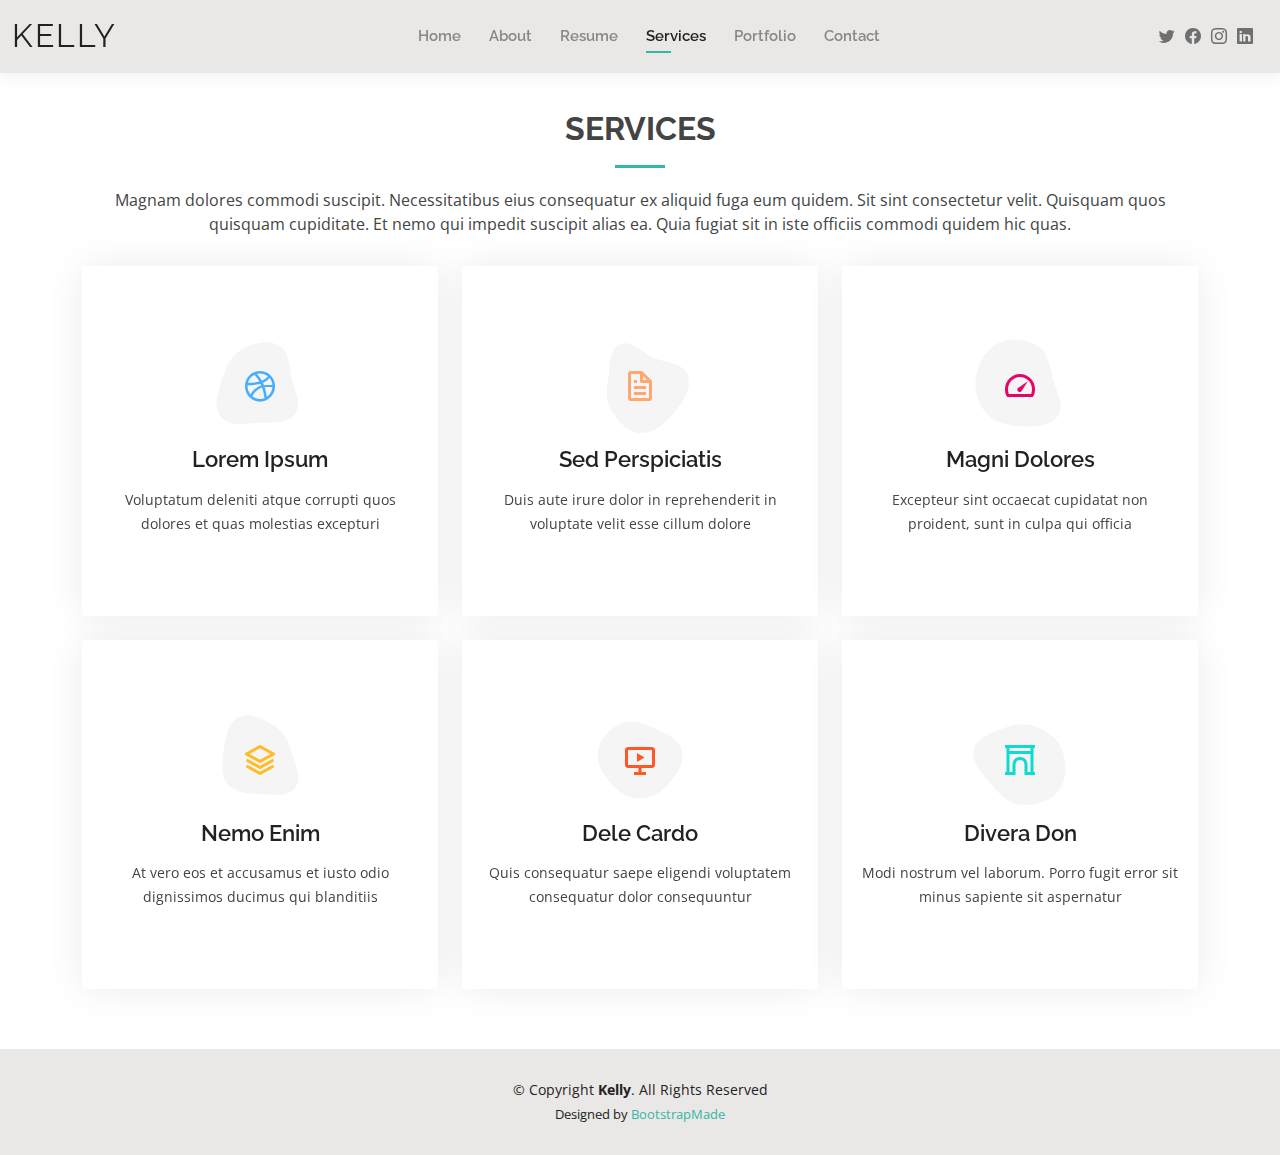
<file: services.html>
<!DOCTYPE html>
<html lang="en">

<head>
  <meta charset="utf-8">
  <meta content="width=device-width, initial-scale=1.0" name="viewport">

  <title>Services - Kelly Bootstrap Template</title>
  <meta content="" name="description">
  <meta content="" name="keywords">

  <!-- Favicons -->
  <link href="assets/img/favicon.png" rel="icon">
  <link href="assets/img/apple-touch-icon.png" rel="apple-touch-icon">

  <!-- Google Fonts -->
  <link href="https://fonts.googleapis.com/css?family=Open+Sans:300,300i,400,400i,600,600i,700,700i|Raleway:300,300i,400,400i,500,500i,600,600i,700,700i|Poppins:300,300i,400,400i,500,500i,600,600i,700,700i" rel="stylesheet">

  <!-- Vendor CSS Files -->
  <link href="assets/vendor/aos/aos.css" rel="stylesheet">
  <link href="assets/vendor/bootstrap/css/bootstrap.min.css" rel="stylesheet">
  <link href="assets/vendor/bootstrap-icons/bootstrap-icons.css" rel="stylesheet">
  <link href="assets/vendor/boxicons/css/boxicons.min.css" rel="stylesheet">
  <link href="assets/vendor/glightbox/css/glightbox.min.css" rel="stylesheet">
  <link href="assets/vendor/swiper/swiper-bundle.min.css" rel="stylesheet">

  <!-- Template Main CSS File -->
  <link href="assets/css/style.css" rel="stylesheet">

  <!-- =======================================================
  * Template Name: Kelly
  * Updated: May 30 2023 with Bootstrap v5.3.0
  * Template URL: https://bootstrapmade.com/kelly-free-bootstrap-cv-resume-html-template/
  * Author: BootstrapMade.com
  * License: https://bootstrapmade.com/license/
  ======================================================== -->
</head>

<body>

  <!-- ======= Header ======= -->
  <header id="header" class="fixed-top">
    <div class="container-fluid d-flex justify-content-between align-items-center">

      <h1 class="logo me-auto me-lg-0"><a href="index.html">Kelly</a></h1>
      <!-- Uncomment below if you prefer to use an image logo -->
      <!-- <a href="index.html" class="logo"><img src="assets/img/logo.png" alt="" class="img-fluid"></a>-->

      <nav id="navbar" class="navbar order-last order-lg-0">
        <ul>
          <li><a href="index.html">Home</a></li>
          <li><a href="about.html">About</a></li>
          <li><a href="resume.html">Resume</a></li>
          <li><a class="active" href="services.html">Services</a></li>
          <li><a href="portfolio.html">Portfolio</a></li>
          <li><a href="contact.html">Contact</a></li>
        </ul>
        <i class="bi bi-list mobile-nav-toggle"></i>
      </nav><!-- .navbar -->

      <div class="header-social-links">
        <a href="#" class="twitter"><i class="bi bi-twitter"></i></a>
        <a href="#" class="facebook"><i class="bi bi-facebook"></i></a>
        <a href="#" class="instagram"><i class="bi bi-instagram"></i></a>
        <a href="#" class="linkedin"><i class="bi bi-linkedin"></i></i></a>
      </div>

    </div>

  </header><!-- End Header -->

  <main id="main">

    <!-- ======= Services Section ======= -->
    <section id="services" class="services">
      <div class="container" data-aos="fade-up">

        <div class="section-title">
          <h2>Services</h2>
          <p>Magnam dolores commodi suscipit. Necessitatibus eius consequatur ex aliquid fuga eum quidem. Sit sint consectetur velit. Quisquam quos quisquam cupiditate. Et nemo qui impedit suscipit alias ea. Quia fugiat sit in iste officiis commodi quidem hic quas.</p>
        </div>

        <div class="row">
          <div class="col-lg-4 col-md-6 d-flex align-items-stretch" data-aos="zoom-in" data-aos-delay="100">
            <div class="icon-box iconbox-blue">
              <div class="icon">
                <svg width="100" height="100" viewBox="0 0 600 600" xmlns="http://www.w3.org/2000/svg">
                  <path stroke="none" stroke-width="0" fill="#f5f5f5" d="M300,521.0016835830174C376.1290562159157,517.8887921683347,466.0731472004068,529.7835943286574,510.70327084640275,468.03025145048787C554.3714126377745,407.6079735673963,508.03601936045806,328.9844924480964,491.2728898941984,256.3432110539036C474.5976632858925,184.082847569629,479.9380746630129,96.60480741107993,416.23090153303,58.64404602377083C348.86323505073057,18.502131276798302,261.93793281208167,40.57373210992963,193.5410806939664,78.93577620505333C130.42746243093433,114.334589627462,98.30271207620316,179.96522072025542,76.75703585869454,249.04625023123273C51.97151888228291,328.5150500222984,13.704378332031375,421.85034740162234,66.52175969318436,486.19268352777647C119.04800174914682,550.1803526380478,217.28368757567262,524.383925680826,300,521.0016835830174"></path>
                </svg>
                <i class="bx bxl-dribbble"></i>
              </div>
              <h4><a href="">Lorem Ipsum</a></h4>
              <p>Voluptatum deleniti atque corrupti quos dolores et quas molestias excepturi</p>
            </div>
          </div>

          <div class="col-lg-4 col-md-6 d-flex align-items-stretch mt-4 mt-md-0" data-aos="zoom-in" data-aos-delay="200">
            <div class="icon-box iconbox-orange ">
              <div class="icon">
                <svg width="100" height="100" viewBox="0 0 600 600" xmlns="http://www.w3.org/2000/svg">
                  <path stroke="none" stroke-width="0" fill="#f5f5f5" d="M300,582.0697525312426C382.5290701553225,586.8405444964366,449.9789794690241,525.3245884688669,502.5850820975895,461.55621195738473C556.606425686781,396.0723002908107,615.8543463187945,314.28637112970534,586.6730223649479,234.56875336149918C558.9533121215079,158.8439757836574,454.9685369536778,164.00468322053177,381.49747125262974,130.76875717737553C312.15926192815925,99.40240125094834,248.97055460311594,18.661163978235184,179.8680185752513,50.54337015887873C110.5421016452524,82.52863877960104,119.82277516462835,180.83849132639028,109.12597500060166,256.43424936330496C100.08760227029461,320.3096726198365,92.17705696193138,384.0621239912766,124.79988738764834,439.7174275375508C164.83382741302287,508.01625554203684,220.96474134820875,577.5009287672846,300,582.0697525312426"></path>
                </svg>
                <i class="bx bx-file"></i>
              </div>
              <h4><a href="">Sed Perspiciatis</a></h4>
              <p>Duis aute irure dolor in reprehenderit in voluptate velit esse cillum dolore</p>
            </div>
          </div>

          <div class="col-lg-4 col-md-6 d-flex align-items-stretch mt-4 mt-lg-0" data-aos="zoom-in" data-aos-delay="300">
            <div class="icon-box iconbox-pink">
              <div class="icon">
                <svg width="100" height="100" viewBox="0 0 600 600" xmlns="http://www.w3.org/2000/svg">
                  <path stroke="none" stroke-width="0" fill="#f5f5f5" d="M300,541.5067337569781C382.14930387511276,545.0595476570109,479.8736841581634,548.3450877840088,526.4010558755058,480.5488172755941C571.5218469581645,414.80211281144784,517.5187510058486,332.0715597781072,496.52539010469104,255.14436215662573C477.37192572678356,184.95920475031193,473.57363656557914,105.61284051026155,413.0603344069578,65.22779650032875C343.27470386102294,18.654635553484475,251.2091493199835,5.337323636656869,175.0934190732945,40.62881213300186C97.87086631185822,76.43348514350839,51.98124368387456,156.15599469081315,36.44837278890362,239.84606092416172C21.716077023791087,319.22268207091537,43.775223500013084,401.1760424656574,96.891909868211,461.97329694683043C147.22146801428983,519.5804099606455,223.5754009179313,538.201503339737,300,541.5067337569781"></path>
                </svg>
                <i class="bx bx-tachometer"></i>
              </div>
              <h4><a href="">Magni Dolores</a></h4>
              <p>Excepteur sint occaecat cupidatat non proident, sunt in culpa qui officia</p>
            </div>
          </div>

          <div class="col-lg-4 col-md-6 d-flex align-items-stretch mt-4" data-aos="zoom-in" data-aos-delay="100">
            <div class="icon-box iconbox-yellow">
              <div class="icon">
                <svg width="100" height="100" viewBox="0 0 600 600" xmlns="http://www.w3.org/2000/svg">
                  <path stroke="none" stroke-width="0" fill="#f5f5f5" d="M300,503.46388370962813C374.79870501325706,506.71871716319447,464.8034551963731,527.1746412648533,510.4981551193396,467.86667711651364C555.9287308511215,408.9015244558933,512.6030010748507,327.5744911775523,490.211057578863,256.5855673507754C471.097692560561,195.9906835881958,447.69079081568157,138.11976852964426,395.19560036434837,102.3242989838813C329.3053358748298,57.3949838291264,248.02791733380457,8.279543830951368,175.87071277845988,42.242879143198664C103.41431057327972,76.34704239035025,93.79494320519305,170.9812938413882,81.28167332365135,250.07896920659033C70.17666984294237,320.27484674793965,64.84698225790005,396.69656628748305,111.28512138212992,450.4950937839243C156.20124167950087,502.5303643271138,231.32542653798444,500.4755392045468,300,503.46388370962813"></path>
                </svg>
                <i class="bx bx-layer"></i>
              </div>
              <h4><a href="">Nemo Enim</a></h4>
              <p>At vero eos et accusamus et iusto odio dignissimos ducimus qui blanditiis</p>
            </div>
          </div>

          <div class="col-lg-4 col-md-6 d-flex align-items-stretch mt-4" data-aos="zoom-in" data-aos-delay="200">
            <div class="icon-box iconbox-red">
              <div class="icon">
                <svg width="100" height="100" viewBox="0 0 600 600" xmlns="http://www.w3.org/2000/svg">
                  <path stroke="none" stroke-width="0" fill="#f5f5f5" d="M300,532.3542879108572C369.38199826031484,532.3153073249985,429.10787420159085,491.63046689027357,474.5244479745417,439.17860296908856C522.8885846962883,383.3225815378663,569.1668002868075,314.3205725914397,550.7432151929288,242.7694973846089C532.6665558377875,172.5657663291529,456.2379748765914,142.6223662098291,390.3689995646985,112.34683881706744C326.66090330228417,83.06452184765237,258.84405631176094,53.51806209861945,193.32584062364296,78.48882559362697C121.61183558270385,105.82097193414197,62.805066853699245,167.19869350419734,48.57481801355237,242.6138429142374C34.843463184063346,315.3850353017275,76.69343916112496,383.4422959591041,125.22947124332185,439.3748458443577C170.7312796277747,491.8107796887764,230.57421082200815,532.3932930995766,300,532.3542879108572"></path>
                </svg>
                <i class="bx bx-slideshow"></i>
              </div>
              <h4><a href="">Dele Cardo</a></h4>
              <p>Quis consequatur saepe eligendi voluptatem consequatur dolor consequuntur</p>
            </div>
          </div>

          <div class="col-lg-4 col-md-6 d-flex align-items-stretch mt-4" data-aos="zoom-in" data-aos-delay="300">
            <div class="icon-box iconbox-teal">
              <div class="icon">
                <svg width="100" height="100" viewBox="0 0 600 600" xmlns="http://www.w3.org/2000/svg">
                  <path stroke="none" stroke-width="0" fill="#f5f5f5" d="M300,566.797414625762C385.7384707136149,576.1784315230908,478.7894351017131,552.8928747891023,531.9192734346935,484.94944893311C584.6109503024035,417.5663521118492,582.489472248146,322.67544863468447,553.9536738515405,242.03673114598146C529.1557734026468,171.96086150256528,465.24506316201064,127.66468636344209,395.9583748389544,100.7403814666027C334.2173773831606,76.7482773500951,269.4350130405921,84.62216499799875,207.1952322260088,107.2889140133804C132.92018162631612,134.33871894543012,41.79353780512637,160.00259165414826,22.644507872594943,236.69541883565114C3.319112789854554,314.0945973066697,72.72355303640163,379.243833228382,124.04198916343866,440.3218312028393C172.9286146004772,498.5055451809895,224.45579914871206,558.5317968840102,300,566.797414625762"></path>
                </svg>
                <i class="bx bx-arch"></i>
              </div>
              <h4><a href="">Divera Don</a></h4>
              <p>Modi nostrum vel laborum. Porro fugit error sit minus sapiente sit aspernatur</p>
            </div>
          </div>

        </div>

      </div>
    </section><!-- End Services Section -->

  </main><!-- End #main -->

  <!-- ======= Footer ======= -->
  <footer id="footer">
    <div class="container">
      <div class="copyright">
        &copy; Copyright <strong><span>Kelly</span></strong>. All Rights Reserved
      </div>
      <div class="credits">
        <!-- All the links in the footer should remain intact. -->
        <!-- You can delete the links only if you purchased the pro version. -->
        <!-- Licensing information: https://bootstrapmade.com/license/ -->
        <!-- Purchase the pro version with working PHP/AJAX contact form: https://bootstrapmade.com/kelly-free-bootstrap-cv-resume-html-template/ -->
        Designed by <a href="https://bootstrapmade.com/">BootstrapMade</a>
      </div>
    </div>
  </footer><!-- End  Footer -->

  <div id="preloader"></div>
  <a href="#" class="back-to-top d-flex align-items-center justify-content-center"><i class="bi bi-arrow-up-short"></i></a>

  <!-- Vendor JS Files -->
  <script src="assets/vendor/purecounter/purecounter_vanilla.js"></script>
  <script src="assets/vendor/aos/aos.js"></script>
  <script src="assets/vendor/bootstrap/js/bootstrap.bundle.min.js"></script>
  <script src="assets/vendor/glightbox/js/glightbox.min.js"></script>
  <script src="assets/vendor/isotope-layout/isotope.pkgd.min.js"></script>
  <script src="assets/vendor/swiper/swiper-bundle.min.js"></script>
  <script src="assets/vendor/waypoints/noframework.waypoints.js"></script>
  <script src="assets/vendor/php-email-form/validate.js"></script>

  <!-- Template Main JS File -->
  <script src="assets/js/main.js"></script>

</body>

</html>
</file>
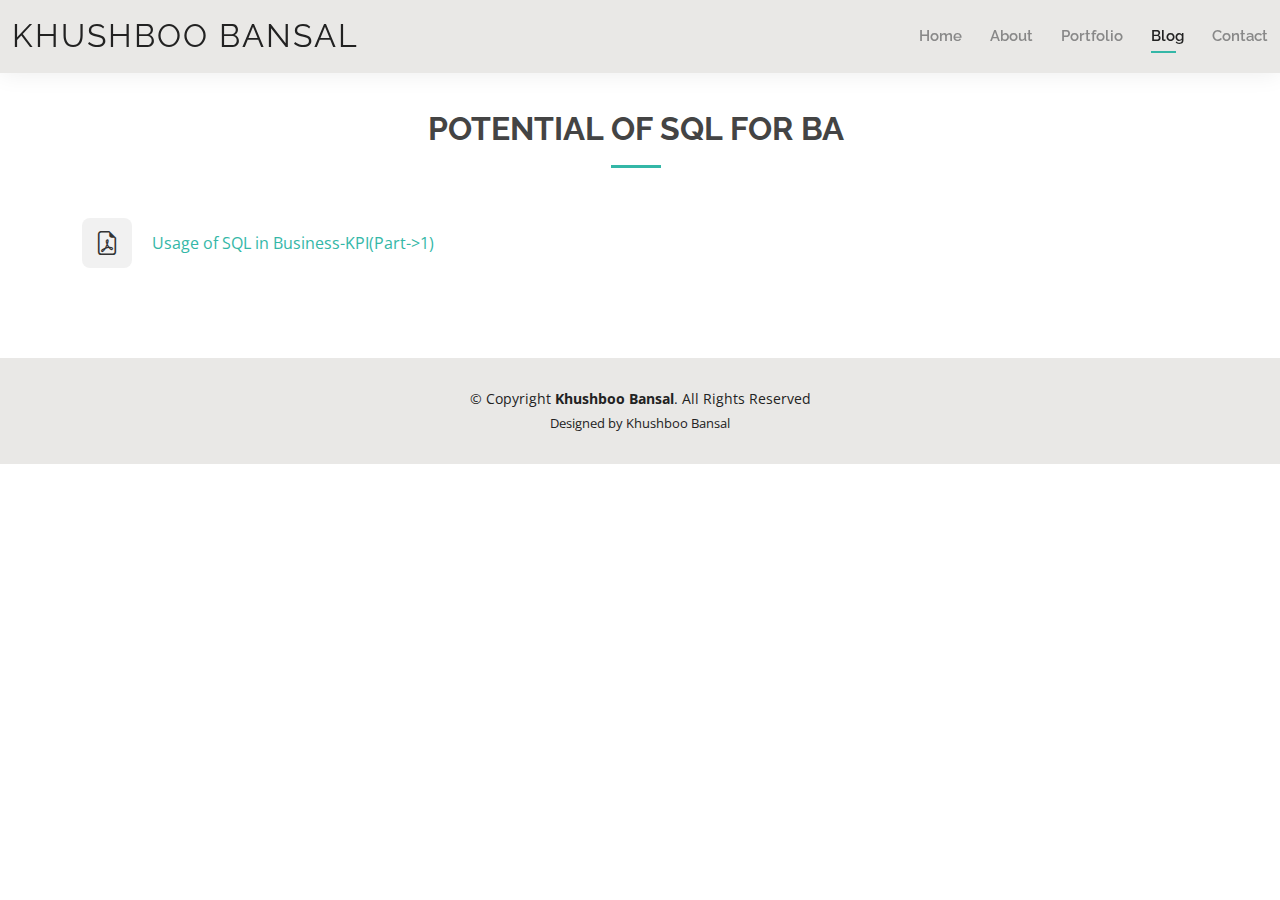
<file: sqlbanew.html>
<!DOCTYPE html>
<html lang="en">

<head>
  <meta charset="utf-8">
  <meta content="width=device-width, initial-scale=1.0" name="viewport">

  <title>Product Analytics Blog - Khushboo Bansal</title>

  <!-- Favicons -->
  <link href="assets/img/favicon.png" rel="icon">
  <link href="assets/img/apple-touch-icon.png" rel="apple-touch-icon">

  <!-- Google Fonts -->
  <link href="https://fonts.googleapis.com/css?family=Open+Sans|Raleway" rel="stylesheet">

  <!-- Vendor CSS Files -->
  <link href="assets/vendor/bootstrap/css/bootstrap.min.css" rel="stylesheet">
  <link href="assets/vendor/bootstrap-icons/bootstrap-icons.css" rel="stylesheet">

  <!-- Template Main CSS File -->
  <link href="assets/css/style.css" rel="stylesheet">

  <style>
    /* Styling the container holding PDF and description */
    .pdf-container {
      display: flex;
      align-items: center;
      margin-bottom: 30px; /* Add consistent spacing */
    }

    /* Styling for the PDF box */
    .pdf-box {
      width: 50px;
      height: 50px;
      background-color: #f1f1f1;
      border-radius: 8px;
      display: flex;
      align-items: center;
      justify-content: center;
      margin-right: 20px;
    }

    .pdf-box i {
      font-size: 24px;
      color: #333;
    }

    /* Styling for the PDF description */
    .pdf-description {
      font-size: 16px;
    }

    /* Make the blog section scrollable */
    #blog .container {
      max-height: 600px; /* Limit the height */
      overflow-y: auto;  /* Enable vertical scrolling */
      padding-right: 20px; /* Add padding for scrollbar */
    }

    /* Adjustments for small screens */
    @media (max-width: 768px) {
      .pdf-container {
        flex-direction: column;
        align-items: flex-start;
        margin-bottom: 20px; /* Adjust spacing for smaller screens */
      }

      .pdf-box {
        margin-right: 0;
        margin-bottom: 10px;
      }

      /* Limit height for mobile devices */
      #blog .container {
        max-height: 400px; /* Adjust height for smaller screens */
      }
    }
  </style>
</head>

<body>

  <!-- ======= Header ======= -->
  <header id="header" class="fixed-top">
    <div class="container-fluid d-flex justify-content-between align-items-center">
      <h1 class="logo me-auto me-lg-0"><a href="index.html">Khushboo Bansal</a></h1>
      <nav id="navbar" class="navbar order-last order-lg-0">
        <ul>
          <li><a href="index.html">Home</a></li>
          <li><a href="about.html">About</a></li>
          <li><a href="portfolio.html">Portfolio</a></li>
          <li><a href="blog.html" class="active">Blog</a></li>
          <li><a href="contact.html">Contact</a></li>
        </ul>
        <i class="bi bi-list mobile-nav-toggle"></i>
      </nav>
    </div>
  </header><!-- End Header -->

  <!-- ======= Main Section ======= -->
  <main id="main">
    <!-- Blog Section -->
    <section id="blog" class="blog">
      <div class="container" data-aos="fade-up">
        <div class="section-title">
          <h2>Potential of SQL for BA</h2>
          <p></p>
        </div>

        <!-- Blog Pallet: PDF Boxes and Descriptions -->
        <div class="row">
          <div class="col-lg-12">
            <!-- PDF 1 -->
            <div class="pdf-container">
              <div class="pdf-box">
                <i class="bi bi-file-earmark-pdf"></i>
              </div>
              <div class="pdf-description">
                 <a href="https://medium.com/@khushboo639147/1-sales-and-revenue-insights-a3545f552957" target="_blank">Usage of SQL in Business-KPI(Part->1) </a> 
                <!-- <p>A Credit Card Grievance Redressal Dashboard provides an overview of customer complaints, categorizing issues related to credit card transactions, billing, and services. It tracks complaint statuses, resolution timelines, and satisfaction levels, enabling teams to monitor and improve the efficiency of the grievance resolution process.</p> -->
              </div> 
            </div>

            <!-- PDF 2 -->
            <!-- <div class="pdf-container">
              <div class="pdf-box">
                <i class="bi bi-file-earmark-pdf"></i>
              </div>
              <div class="pdf-description">
                 <a href="./assets/img/dashboard/presentation2.pdf" target="_blank">Aero Analytics Dashboard</a>
                <p>This Aero Analytics dashboard creates user cohorts to identify areas for service improvement and remarketing opportunities.</p> -->
              </div>
            </div> 

            <!-- PDF 3 -->
            <!-- <div class="pdf-container"> -->
              <!-- <div class="pdf-box">
                <i class="bi bi-file-earmark-pdf"></i>
              </div>
              <div class="pdf-description"> -->
                <!-- <a href="./assets/img/dashboard/presentation3.pdf" target="_blank">Ed Tech Dashboard</a>
                <p>This Edtech dashboard highlights campaigns and ads run across different geographies, showcasing demos conducted and deals successfully closed.</p> -->
              </div>
            </div>
          </div>
        </div>
      </div>
    </section>
  </main><!-- End #main -->

  <!-- ======= Footer ======= -->
  <footer id="footer">
    <div class="container">
      <div class="copyright">
        &copy; Copyright <strong><span>Khushboo Bansal</span></strong>. All Rights Reserved
      </div>
      <div class="credits">
        Designed by Khushboo Bansal
      </div>
    </div>
  </footer><!-- End Footer -->

  <a href="#" class="back-to-top d-flex align-items-center justify-content-center"><i class="bi bi-arrow-up-short"></i></a>

  <!-- Vendor JS Files -->
  <script src="assets/vendor/bootstrap/js/bootstrap.bundle.min.js"></script>
</body>

</html>
</file>
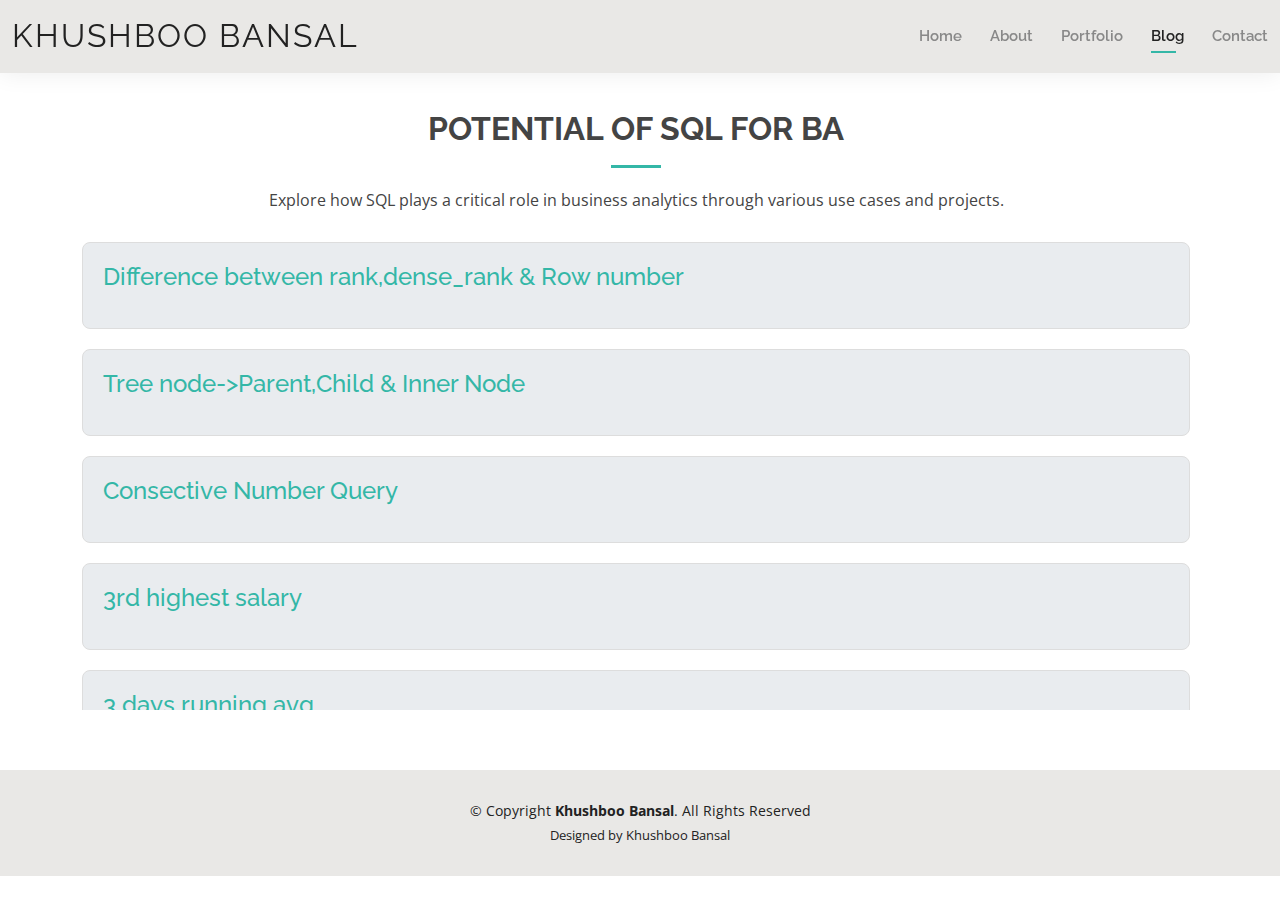
<file: SQLQAINTERVIEW.html>
<!DOCTYPE html>
<html lang="en">

<head>
  <meta charset="utf-8">
  <meta content="width=device-width, initial-scale=1.0" name="viewport">

  <title>Product Analytics Blog - Khushboo Bansal</title>

  <!-- Favicons -->
  <link href="assets/img/favicon.png" rel="icon">
  <link href="assets/img/apple-touch-icon.png" rel="apple-touch-icon">

  <!-- Google Fonts -->
  <link href="https://fonts.googleapis.com/css?family=Open+Sans|Raleway" rel="stylesheet">

  <!-- Vendor CSS Files -->
  <link href="assets/vendor/bootstrap/css/bootstrap.min.css" rel="stylesheet">
  <link href="assets/vendor/bootstrap-icons/bootstrap-icons.css" rel="stylesheet">

  <!-- Template Main CSS File -->
  <link href="assets/css/style.css" rel="stylesheet">

  <style>
    /* Styling the container holding PDF and description */
    .pdf-container {
      display: flex;
      align-items: center;
      margin-bottom: 30px;
    }

    /* Styling for the PDF box */
    .pdf-box {
      width: 50px;
      height: 50px;
      background-color: #f1f1f1;
      border-radius: 8px;
      display: flex;
      align-items: center;
      justify-content: center;
      margin-right: 20px;
    }

    .pdf-box i {
      font-size: 24px;
      color: #333;
    }

    /* Styling for the PDF description */
    .pdf-description {
      font-size: 16px;
    }

    /* Make the blog section scrollable */
    #blog .container {
      max-height: 600px;
      overflow-y: auto;
      padding-right: 20px;
    }

    /* Box for headings */
    .content-box {
      background-color: #e9ecef;
      padding: 20px;
      border: 1px solid #ddd;
      border-radius: 8px;
      margin-bottom: 20px;
    }

    /* Adjustments for small screens */
    @media (max-width: 768px) {
      .pdf-container {
        flex-direction: column;
        align-items: flex-start;
        margin-bottom: 20px;
      }

      .pdf-box {
        margin-right: 0;
        margin-bottom: 10px;
      }

      #blog .container {
        max-height: 400px;
      }
    }
  </style>
</head>

<body>

  <!-- ======= Header ======= -->
  <header id="header" class="fixed-top">
    <div class="container-fluid d-flex justify-content-between align-items-center">
      <h1 class="logo me-auto me-lg-0"><a href="index.html">Khushboo Bansal</a></h1>
      <nav id="navbar" class="navbar order-last order-lg-0">
        <ul>
          <li><a href="index.html">Home</a></li>
          <li><a href="about.html">About</a></li>
          <li><a href="portfolio.html">Portfolio</a></li>
          <li><a href="blog.html" class="active">Blog</a></li>
          <li><a href="contact.html">Contact</a></li>
        </ul>
        <i class="bi bi-list mobile-nav-toggle"></i>
      </nav>
    </div>
  </header><!-- End Header -->

  <!-- ======= Main Section ======= -->
  <main id="main">
    <!-- Blog Section -->
    <section id="blog" class="blog">
      <div class="container" data-aos="fade-up">
        <div class="section-title">
          <h2>Potential of SQL for BA</h2>
          <p>Explore how SQL plays a critical role in business analytics through various use cases and projects.</p>
        </div>

        <!-- Blog Pallet: Content Boxes and Descriptions -->
        <div class="row">
          <div class="col-lg-12">
            
            <!-- Content Box 1 -->
            <div class="content-box" id="sql-kpi">
              <h4><a href="#sql-kpi">Difference between rank,dense_rank & Row number</a></h4>
              <p></p>
            </div>

            <!-- Content Box 2 -->
            <div class="content-box" id="sql-joins">
              <h4><a href="https://medium.com/@khushboo639147/problem-statement-dfc4cc692c52">Tree node->Parent,Child & Inner Node</a></h4>
              <p></p>
            </div>

            <!-- Content Box 3 -->
            <div class="content-box" id="sql-window-functions">
              <h4><a href="#sql-window-functions">Consective Number Query</a></h4>
              <p></p>
            </div>

            <!-- Content Box 4 -->
            <div class="content-box" id="sql-optimization">
              <h4><a href="https://medium.com/@khushboo639147/problem-statement-15d56829c982">3rd highest salary</a></h4>
              <p></p>
            </div>

             <!-- Content Box 5 -->
             <div class="content-box" id="sql-optimization">
                <h4><a href="#sql-optimization">3 days running avg</a></h4>
                <p></p>
              </div>
              <!-- Content Box 6 -->
             <div class="content-box" id="sql-optimization">
                <h4><a href="#sql-optimization">consecutive payment failure instances</a></h4>
                <p></p>
              </div>
               <!-- Content Box 7 -->
             <div class="content-box" id="sql-optimization">
                <h4><a href="https://medium.com/@khushboo639147/problem-statement-a9f74e55c206">Aging  report overall amount,last 30 days,last 90 days & others</a></h4>
                <p></p>
              </div>
              <!-- Content Box 8 -->
             <div class="content-box" id="sql-optimization">
                <h4><a href="https://medium.com/@khushboo639147/problem-statement-f54a6aa09720">Repeat the number as per there mathematical value </a></h4>
                <p></p>
              </div>
              
              <!-- Content Box 9 -->
             <div class="content-box" id="sql-optimization">
              <h4><a href="https://medium.com/@khushboo639147/problem-statement-299d62b0e5e3">Team Performance summary-win,lose and total matches  </a></h4>
              <p></p>
            </div>
            <!-- Content Box 10 -->
            <div class="content-box" id="sql-optimization">
              <h4><a href="https://medium.com/@khushboo639147/recursive-cte-538cf40890bf">Series Genaration through recursive CTE  </a></h4>
              <p></p>
            </div>


          </div>
        </div>
      </div>
    </section>
  </main><!-- End #main -->

  <!-- ======= Footer ======= -->
  <footer id="footer">
    <div class="container">
      <div class="copyright">
        &copy; Copyright <strong><span>Khushboo Bansal</span></strong>. All Rights Reserved
      </div>
      <div class="credits">
        Designed by Khushboo Bansal
      </div>
    </div>
  </footer><!-- End Footer -->

  <a href="#" class="back-to-top d-flex align-items-center justify-content-center"><i class="bi bi-arrow-up-short"></i></a>

  <!-- Vendor JS Files -->
  <script src="assets/vendor/bootstrap/js/bootstrap.bundle.min.js"></script>
</body>

</html>
</file>
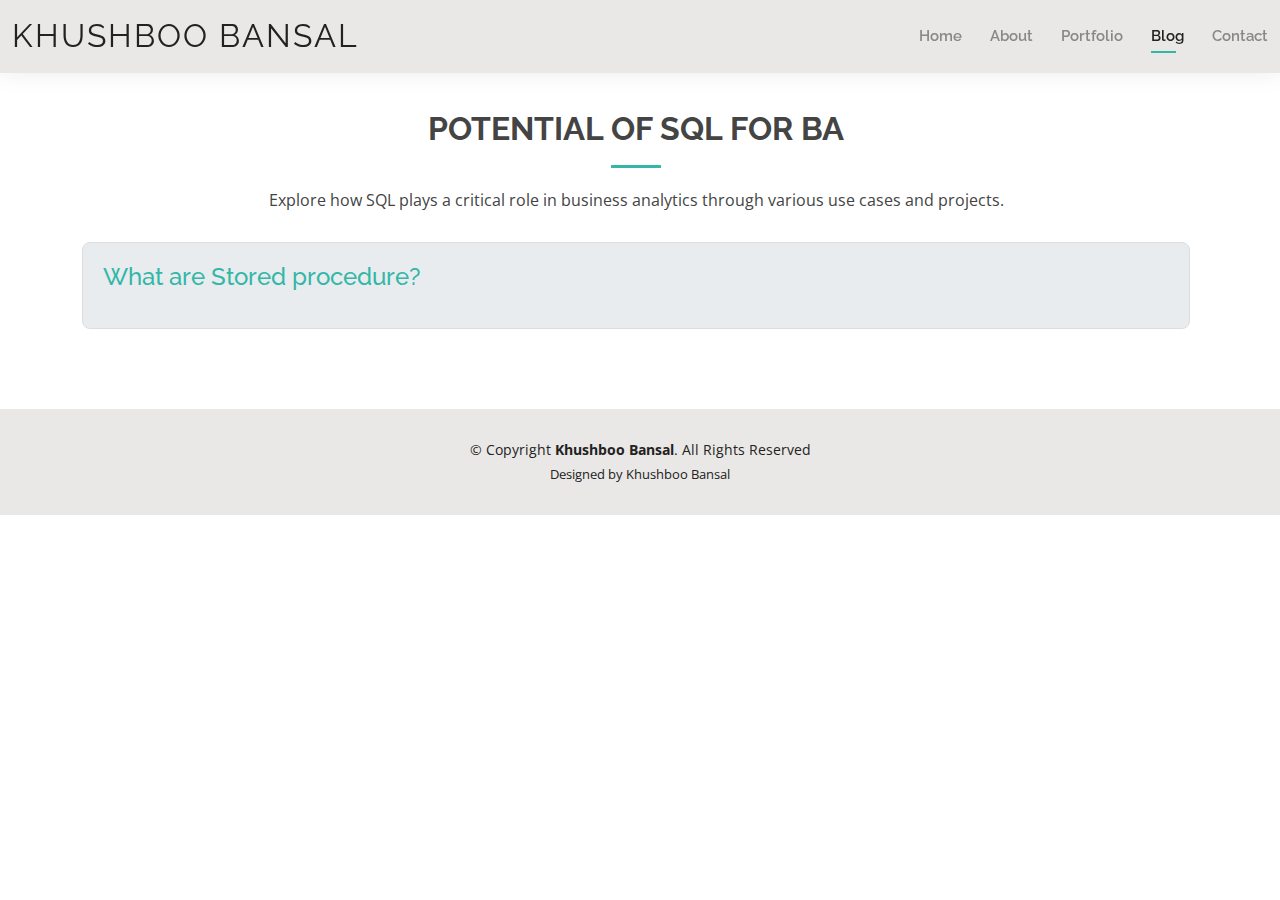
<file: SQLQATHEORITICAL.html>
<!DOCTYPE html>
<html lang="en">

<head>
  <meta charset="utf-8">
  <meta content="width=device-width, initial-scale=1.0" name="viewport">

  <title>Product Analytics Blog - Khushboo Bansal</title>

  <!-- Favicons -->
  <link href="assets/img/favicon.png" rel="icon">
  <link href="assets/img/apple-touch-icon.png" rel="apple-touch-icon">

  <!-- Google Fonts -->
  <link href="https://fonts.googleapis.com/css?family=Open+Sans|Raleway" rel="stylesheet">

  <!-- Vendor CSS Files -->
  <link href="assets/vendor/bootstrap/css/bootstrap.min.css" rel="stylesheet">
  <link href="assets/vendor/bootstrap-icons/bootstrap-icons.css" rel="stylesheet">

  <!-- Template Main CSS File -->
  <link href="assets/css/style.css" rel="stylesheet">

  <style>
    /* Styling the container holding PDF and description */
    .pdf-container {
      display: flex;
      align-items: center;
      margin-bottom: 30px;
    }

    /* Styling for the PDF box */
    .pdf-box {
      width: 50px;
      height: 50px;
      background-color: #f1f1f1;
      border-radius: 8px;
      display: flex;
      align-items: center;
      justify-content: center;
      margin-right: 20px;
    }

    .pdf-box i {
      font-size: 24px;
      color: #333;
    }

    /* Styling for the PDF description */
    .pdf-description {
      font-size: 16px;
    }

    /* Make the blog section scrollable */
    #blog .container {
      max-height: 600px;
      overflow-y: auto;
      padding-right: 20px;
    }

    /* Box for headings */
    .content-box {
      background-color: #e9ecef;
      padding: 20px;
      border: 1px solid #ddd;
      border-radius: 8px;
      margin-bottom: 20px;
    }

    /* Adjustments for small screens */
    @media (max-width: 768px) {
      .pdf-container {
        flex-direction: column;
        align-items: flex-start;
        margin-bottom: 20px;
      }

      .pdf-box {
        margin-right: 0;
        margin-bottom: 10px;
      }

      #blog .container {
        max-height: 400px;
      }
    }
  </style>
</head>

<body>

  <!-- ======= Header ======= -->
  <header id="header" class="fixed-top">
    <div class="container-fluid d-flex justify-content-between align-items-center">
      <h1 class="logo me-auto me-lg-0"><a href="index.html">Khushboo Bansal</a></h1>
      <nav id="navbar" class="navbar order-last order-lg-0">
        <ul>
          <li><a href="index.html">Home</a></li>
          <li><a href="about.html">About</a></li>
          <li><a href="portfolio.html">Portfolio</a></li>
          <li><a href="blog.html" class="active">Blog</a></li>
          <li><a href="contact.html">Contact</a></li>
        </ul>
        <i class="bi bi-list mobile-nav-toggle"></i>
      </nav>
    </div>
  </header><!-- End Header -->

  <!-- ======= Main Section ======= -->
  <main id="main">
    <!-- Blog Section -->
    <section id="blog" class="blog">
      <div class="container" data-aos="fade-up">
        <div class="section-title">
          <h2>Potential of SQL for BA</h2>
          <p>Explore how SQL plays a critical role in business analytics through various use cases and projects.</p>
        </div>

        <!-- Blog Pallet: Content Boxes and Descriptions -->
        <div class="row">
          <div class="col-lg-12">
            
            <!-- Content Box 1 -->
            <div class="content-box" id="sql-kpi">
              <h4><a href="https://medium.com/@khushboo639147/stored-procedure-in-sql-617eb08adb90">What are Stored procedure?</a></h4>
              <p></p>
            </div>

            <!-- Content Box 2 -->
            <!-- <div class="content-box" id="sql-joins">
              <h4><a href="https://medium.com/@khushboo639147/problem-statement-dfc4cc692c52">Tree node->Parent,Child & Inner Node</a></h4>
              <p></p>
            </div> -->

            <!-- Content Box 3 -->
            <!-- <div class="content-box" id="sql-window-functions">
              <h4><a href="#sql-window-functions">Consective Number Query</a></h4>
              <p></p>
            </div> -->

            <!-- Content Box 4 -->
            <!-- <div class="content-box" id="sql-optimization">
              <h4><a href="https://medium.com/@khushboo639147/problem-statement-15d56829c982">3rd highest salary</a></h4>
              <p></p>
            </div> -->

             <!-- Content Box 5 -->
             <!-- <div class="content-box" id="sql-optimization">
                <h4><a href="#sql-optimization">3 days running avg</a></h4>
                <p></p>
              </div> -->
              <!-- Content Box 6 -->
             <!-- <div class="content-box" id="sql-optimization">
                <h4><a href="#sql-optimization">consecutive payment failure instances</a></h4>
                <p></p>
              </div> -->
               <!-- Content Box 7 -->
             <!-- <div class="content-box" id="sql-optimization">
                <h4><a href="https://medium.com/@khushboo639147/problem-statement-a9f74e55c206">Aging  report overall amount,last 30 days,last 90 days & others</a></h4>
                <p></p>
              </div> -->
              <!-- Content Box 8 -->
             <!-- <div class="content-box" id="sql-optimization">
                <h4><a href="https://medium.com/@khushboo639147/problem-statement-f54a6aa09720">Repeat the number as per there mathematical value </a></h4>
                <p></p>
              </div> -->
              
              <!-- Content Box 9 -->
             <!-- <div class="content-box" id="sql-optimization">
              <h4><a href="https://medium.com/@khushboo639147/problem-statement-299d62b0e5e3">Team Performance summary-win,lose and total matches  </a></h4>
              <p></p>
            </div> -->
            <!-- Content Box 10 -->
            <!-- <div class="content-box" id="sql-optimization">
              <h4><a href="https://medium.com/@khushboo639147/recursive-cte-538cf40890bf">Series Genaration through recursive CTE  </a></h4>
              <p></p>
            </div> -->


          </div>
        </div>
      </div>
    </section>
  </main><!-- End #main -->

  <!-- ======= Footer ======= -->
  <footer id="footer">
    <div class="container">
      <div class="copyright">
        &copy; Copyright <strong><span>Khushboo Bansal</span></strong>. All Rights Reserved
      </div>
      <div class="credits">
        Designed by Khushboo Bansal
      </div>
    </div>
  </footer><!-- End Footer -->

  <a href="#" class="back-to-top d-flex align-items-center justify-content-center"><i class="bi bi-arrow-up-short"></i></a>

  <!-- Vendor JS Files -->
  <script src="assets/vendor/bootstrap/js/bootstrap.bundle.min.js"></script>
</body>

</html>
</file>
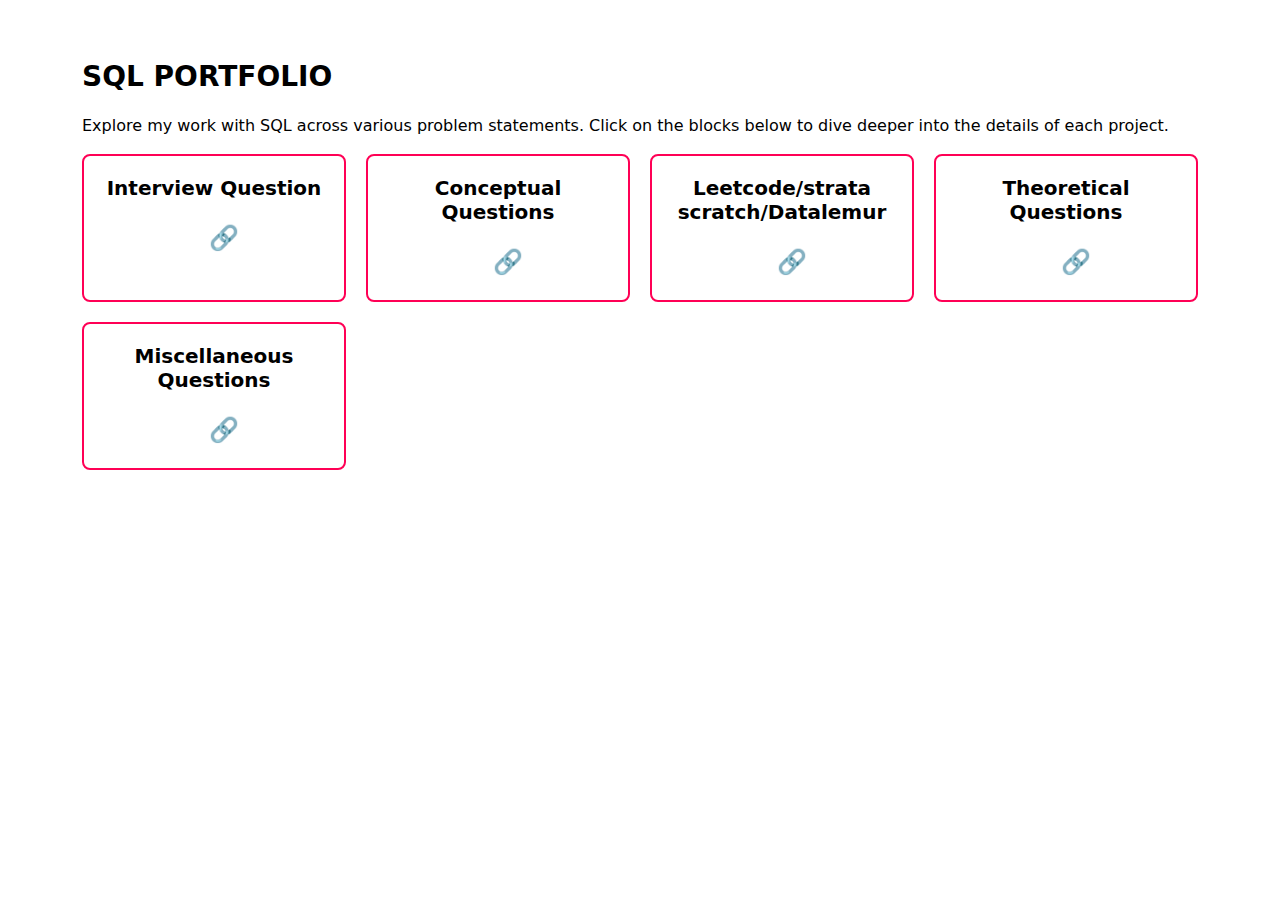
<file: SqlQustionsnew.html>
<!DOCTYPE html>
<html lang="en">

<head>
  <meta charset="utf-8">
  <meta content="width=device-width, initial-scale=1.0" name="viewport">

  <title>Portfolio - SQL Projects</title>
  <meta content="" name="description">
  <meta content="" name="keywords">

  <!-- Google Fonts -->
  <link href="https://fonts.googleapis.com/css?family=Open+Sans:300,300i,400,400i,600,600i,700,700i|Raleway:300,300i,400,400i,500,500i,600,600i,700,700i" rel="stylesheet">

  <!-- Vendor CSS Files -->
  <link href="assets/vendor/bootstrap/css/bootstrap.min.css" rel="stylesheet">

  <!-- Custom CSS for layout and design -->
  <style>
    /* Portfolio section layout */
    #portfolio {
      padding: 60px 0;
      background: #fff; /* White background for the section */
      color: #000; /* Black text */
    }

    .section-title h2 {
      font-size: 28px;
      text-transform: uppercase;
      font-weight: 700;
      margin-bottom: 20px;
      color: #000; /* Black title */
    }

    .section-title p {
      color: #000; /* Black subtitle */
    }

    .portfolio-container {
      display: grid;
      grid-template-columns: repeat(auto-fit, minmax(250px, 1fr));
      gap: 20px;
    }

    .portfolio-item {
      background-color: #fff; /* White for item background */
      border: 2px solid hsl(340, 100%, 50%); /* Pink border */
      border-radius: 8px;
      padding: 20px;
      text-align: center;
      transition: transform 0.3s, box-shadow 0.3s;
    }

    .portfolio-item:hover {
      transform: translateY(-10px);
      box-shadow: 0 6px 12px rgba(255, 0, 0, 0.985); /* Pink shadow on hover */
    }

    .portfolio-item h4 {
      font-size: 20px;
      font-weight: 600;
      margin-bottom: 10px;
      color: #000; /* Black headings */
    }

    .portfolio-item p {
      font-size: 14px;
      color: #000; /* Black text for descriptions */
      margin-bottom: 20px;
    }

    .portfolio-links {
      display: flex;
      justify-content: center;
      gap: 10px;
    }

    .portfolio-links a {
      font-size: 24px;
      color: #ff0040; /* Pink icon color */
      transition: color 0.3s;
    }

    .portfolio-links a:hover {
      color: #000; /* Icon turns black on hover */
    }

    /* Chain link icon */
    .chain-link {
      font-size: 20px;
      margin-left: 10px;
      color: #ff0040; /* Pink chain link */
      text-decoration: none;
    }

    .chain-link:hover {
      color: #000; /* Chain turns black on hover */
    }
  </style>
</head>

<body>

  <!-- Portfolio Section -->
  <section id="portfolio" class="portfolio">
    <div class="container">
      <div class="section-title">
        <h2>SQL Portfolio</h2>
        <p>Explore my work with SQL across various problem statements. Click on the blocks below to dive deeper into the details of each project.</p>
      </div>

      <div class="portfolio-container">

        <!-- SQL Project 1 -->
        <div class="portfolio-item">
          <h4>Interview Question</h4>
          <p></p>
          <div class="portfolio-links">
            <a href="https://docs.google.com/document/d/1kKYiXUCd8S7BDm4Wk8koidPjPEFKYZkWNW5KWlgoC9w/edit" title="SQL Data Cleaning">
              <i class="bx bx-link"></i>
            </a>
            <a href="SQLQAINTERVIEW.html" class="chain-link" title="More details on SQL Data Cleaning">&#128279;</a>
          </div>
        </div>

        <!-- SQL Project 2 -->
        <div class="portfolio-item">
          <h4>Conceptual Questions</h4>
          <p></p>
          <div class="portfolio-links">
            <a href="https://docs.google.com/document/d/1kKYiXUCd8S7BDm4Wk8koidPjPEFKYZkWNW5KWlgoC9w/edit" title="SQL Joins and Aggregations">
              <i class="bx bx-link"></i>
            </a>
            <a href="./assets/img/dashboard/SQLJoin.pdf" class="chain-link" title="More details on SQL Joins and Aggregations">&#128279;</a>
          </div>
        </div>

        <!-- SQL Project 3 -->
        <div class="portfolio-item">
          <h4>Leetcode/strata scratch/Datalemur</h4>
          <p></p>
          <div class="portfolio-links">
            <a href="https://docs.google.com/document/d/1kKYiXUCd8S7BDm4Wk8koidPjPEFKYZkWNW5KWlgoC9w/edit" title="SQL Business Insights">
              <i class="bx bx-link"></i>
            </a>
            <a href="sqlbanew.html" class="chain-link" title="More details on SQL Business Insights">&#128279;</a>
          </div>
        </div>

        <!-- SQL Project 4 -->
        <div class="portfolio-item">
          <h4>Theoretical Questions</h4>
          <p></p>
          <div class="portfolio-links">
            <a href="https://medium.com/@khushboo639147/mastering-sql-optimization-techniques-for-speeding-up-your-queries-acbdfb746649" title="SQL Optimization">
              <i class="bx bx-link"></i>
            </a>
            <a href="SQLQATHEORITICAL.html" class="chain-link" title="More details on SQL Optimization">&#128279;</a>
          </div>
        </div>

        <!-- SQL Project 5 -->
        <div class="portfolio-item">
          <h4>Miscellaneous Questions</h4>
          <p></p>
          <div class="portfolio-links">
            <a href="https://docs.google.com/document/d/1kKYiXUCd8S7BDm4Wk8koidPjPEFKYZkWNW5KWlgoC9w/edit" title="SQL Data Warehousing">
              <i class="bx bx-link"></i>
            </a>
            <a href="project-details.html" class="chain-link" title="More details on SQL Data Warehousing">&#128279;</a>
          </div>
        </div>

      </div>
    </div>
  </section>

</body>

</html>
</file>
<file: assets/css/style.css>
/**
* Template Name: Kelly
* Updated: May 30 2023 with Bootstrap v5.3.0
* Template URL: https://bootstrapmade.com/kelly-free-bootstrap-cv-resume-html-template/
* Author: BootstrapMade.com
* License: https://bootstrapmade.com/license/
*/

/*--------------------------------------------------------------
# General
--------------------------------------------------------------*/
body {
  font-family: "Open Sans", sans-serif;
  color: #444444;
}

a {
  color: #34b7a7;
  text-decoration: none;
}

a:hover {
  color: #51cdbe;
  text-decoration: none;
}

h1,
h2,
h3,
h4,
h5,
h6 {
  font-family: "Raleway", sans-serif;
}

#main {
  margin-top: 50px;
}

@media (max-width: 992px) {
  #main {
    margin-top: 30px;
  }
}

/*--------------------------------------------------------------
# Preloader
--------------------------------------------------------------*/
#preloader {
  position: fixed;
  top: 0;
  left: 0;
  right: 0;
  bottom: 0;
  z-index: 9999;
  overflow: hidden;
  background: #fff;
}

#preloader:before {
  content: "";
  position: fixed;
  top: calc(50% - 30px);
  left: calc(50% - 30px);
  border: 6px solid #34b7a7;
  border-top-color: #dcf5f2;
  border-radius: 50%;
  width: 60px;
  height: 60px;
  animation: animate-preloader 1s linear infinite;
}

@keyframes animate-preloader {
  0% {
    transform: rotate(0deg);
  }

  100% {
    transform: rotate(360deg);
  }
}

/*--------------------------------------------------------------
# Back to top button
--------------------------------------------------------------*/
.back-to-top {
  position: fixed;
  visibility: hidden;
  opacity: 0;
  right: 15px;
  bottom: 15px;
  z-index: 996;
  background: #34b7a7;
  width: 40px;
  height: 40px;
  border-radius: 50px;
  transition: all 0.4s;
}

.back-to-top i {
  font-size: 24px;
  color: #fff;
  line-height: 0;
}

.back-to-top:hover {
  background: #49cbbb;
  color: #fff;
}

.back-to-top.active {
  visibility: visible;
  opacity: 1;
}

/*--------------------------------------------------------------
# Header
--------------------------------------------------------------*/
#header {
  background: #e9e8e6;
  box-shadow: 0px 0px 25px 0 rgba(0, 0, 0, 0.08);
  z-index: 997;
  padding: 15px 0;
}

#header .logo {
  font-size: 32px;
  margin: 0;
  padding: 0;
  line-height: 1;
  font-weight: 400;
  letter-spacing: 2px;
  text-transform: uppercase;
}

#header .logo a {
  color: #222222;
}

#header .logo img {
  max-height: 40px;
}

@media (max-width: 992px) {
  #header .logo {
    font-size: 28px;
  }
}

/*--------------------------------------------------------------
# Header Social Links
--------------------------------------------------------------*/
.header-social-links {
  padding-right: 15px;
}

.header-social-links a {
  color: #6f6f6f;
  padding-left: 6px;
  display: inline-block;
  line-height: 0px;
  transition: 0.3s;
  font-size: 16px;
}

.header-social-links a:hover {
  color: #34b7a7;
}

/*--------------------------------------------------------------
# Navigation Menu
--------------------------------------------------------------*/
/**
* Desktop Navigation 
*/
.navbar {
  padding: 0;
}

.navbar ul {
  margin: 0;
  padding: 0;
  display: flex;
  list-style: none;
  align-items: center;
}

.navbar li {
  position: relative;
  padding: 10px 0 10px 28px;
}

.navbar a,
.navbar a:focus {
  display: flex;
  align-items: center;
  justify-content: space-between;
  font-family: "Raleway", sans-serif;
  font-size: 15px;
  font-weight: 600;
  color: #888888;
  white-space: nowrap;
  transition: 0.3s;
  position: relative;
}

.navbar a i,
.navbar a:focus i {
  font-size: 12px;
  line-height: 0;
  margin-left: 5px;
}

.navbar>ul>li>a:before {
  content: "";
  position: absolute;
  width: 0;
  height: 2px;
  bottom: -5px;
  left: 0;
  background-color: #34b7a7;
  visibility: hidden;
  width: 0px;
  transition: all 0.3s ease-in-out 0s;
}

.navbar a:hover:before,
.navbar li:hover>a:before,
.navbar .active:before {
  visibility: visible;
  width: 25px;
}

.navbar a:hover,
.navbar .active,
.navbar .active:focus,
.navbar li:hover>a {
  color: #222222;
}

.navbar .dropdown ul {
  display: block;
  position: absolute;
  left: 14px;
  top: calc(100% + 30px);
  margin: 0;
  padding: 10px 0;
  z-index: 99;
  opacity: 0;
  visibility: hidden;
  background: #fff;
  box-shadow: 0px 0px 30px rgba(127, 137, 161, 0.25);
  transition: 0.3s;
  border-radius: 4px;
}

.navbar .dropdown ul li {
  min-width: 200px;
  padding: 0;
}

.navbar .dropdown ul a {
  padding: 10px 20px;
  font-size: 15px;
  text-transform: none;
  font-weight: 600;
}

.navbar .dropdown ul a i {
  font-size: 12px;
}

.navbar .dropdown ul a:hover,
.navbar .dropdown ul .active:hover,
.navbar .dropdown ul li:hover>a {
  color: #34b7a7;
}

.navbar .dropdown:hover>ul {
  opacity: 1;
  top: 100%;
  visibility: visible;
}

.navbar .dropdown .dropdown ul {
  top: 0;
  left: calc(100% - 30px);
  visibility: hidden;
}

.navbar .dropdown .dropdown:hover>ul {
  opacity: 1;
  top: 0;
  left: 100%;
  visibility: visible;
}

@media (max-width: 1366px) {
  .navbar .dropdown .dropdown ul {
    left: -90%;
  }

  .navbar .dropdown .dropdown:hover>ul {
    left: -100%;
  }
}

/**
* Mobile Navigation 
*/
.mobile-nav-toggle {
  color: #222222;
  font-size: 28px;
  cursor: pointer;
  display: none;
  line-height: 0;
  transition: 0.5s;
}

.mobile-nav-toggle.bi-x {
  color: #fff;
}

@media (max-width: 991px) {
  .mobile-nav-toggle {
    display: block;
  }

  .navbar ul {
    display: none;
  }
}

.navbar-mobile {
  position: fixed;
  overflow: hidden;
  top: 0;
  right: 0;
  left: 0;
  bottom: 0;
  background: rgba(9, 9, 9, 0.9);
  transition: 0.3s;
  z-index: 999;
}

.navbar-mobile .mobile-nav-toggle {
  position: absolute;
  top: 15px;
  right: 15px;
}

.navbar-mobile ul {
  display: block;
  position: absolute;
  top: 55px;
  right: 15px;
  bottom: 15px;
  left: 15px;
  padding: 10px 0;
  border-radius: 10px;
  background-color: #fff;
  overflow-y: auto;
  transition: 0.3s;
}

.navbar-mobile a,
.navbar-mobile a:focus {
  font-size: 15px;
  padding-right: 15px;
  color: #222222;
}

.navbar-mobile a:hover,
.navbar-mobile .active,
.navbar-mobile li:hover>a {
  color: #34b7a7;
}

.navbar-mobile .getstarted,
.navbar-mobile .getstarted:focus {
  margin: 15px;
}

.navbar-mobile .dropdown ul {
  position: static;
  display: none;
  margin: 10px 20px;
  padding: 10px 0;
  z-index: 99;
  opacity: 1;
  visibility: visible;
  background: #fff;
  box-shadow: 0px 0px 30px rgba(127, 137, 161, 0.25);
}

.navbar-mobile .dropdown ul li {
  min-width: 200px;
}

.navbar-mobile .dropdown ul a {
  padding: 10px 20px;
}

.navbar-mobile .dropdown ul a i {
  font-size: 12px;
}

.navbar-mobile .dropdown ul a:hover,
.navbar-mobile .dropdown ul .active:hover,
.navbar-mobile .dropdown ul li:hover>a {
  color: #34b7a7;
}

.navbar-mobile .dropdown>.dropdown-active {
  display: block;
}

/*--------------------------------------------------------------
# Hero Section
--------------------------------------------------------------*/
#hero {
  width: 100%;
  height: 100vh;
  background: url("../img/analytics.png") top right;
  background-size: cover;
}

#hero .container {
  padding-top: 70px;
  position: relative;
}

@media (max-width: 992px) {
  #hero .container {
    padding-top: 58px;
  }
}

#hero h1 {
  margin: 0;
  font-size: 48px;
  font-weight: 700;
  line-height: 56px;
  color: #222222;
}

#hero h2 {
  color: #6f6f6f;
  margin: 10px 0 0 0;
  font-size: 22px;
}

#hero .btn-about {
  font-family: "Raleway", sans-serif;
  text-transform: uppercase;
  font-weight: 600;
  font-size: 12px;
  letter-spacing: 1px;
  display: inline-block;
  padding: 12px 40px;
  border-radius: 50px;
  transition: 0.5s;
  margin-top: 30px;
  color: #fff;
  background: #34b7a7;
}

#hero .btn-about:hover {
  background: #3dc8b7;
}

@media (min-width: 1024px) {
  #hero {
    background-attachment: fixed;
  }
}

@media (max-width: 992px) {
  #hero:before {
    content: "";
    background: rgba(255, 255, 255, 0.8);
    position: absolute;
    bottom: 0;
    top: 0;
    left: 0;
    right: 0;
  }

  #hero h1 {
    font-size: 28px;
    line-height: 36px;
  }

  #hero h2 {
    font-size: 18px;
    line-height: 24px;
  }
}

/*--------------------------------------------------------------
# Sections General
--------------------------------------------------------------*/
section {
  padding: 60px 0;
}

.section-bg {
  background-color: #e7f8f6;
}

.section-title {
  text-align: center;
  padding-bottom: 30px;
}

.section-title h2 {
  font-size: 32px;
  font-weight: bold;
  text-transform: uppercase;
  margin-bottom: 20px;
  padding-bottom: 20px;
  position: relative;
}

.section-title h2::after {
  content: "";
  position: absolute;
  display: block;
  width: 50px;
  height: 3px;
  background: #34b7a7;
  bottom: 0;
  left: calc(50% - 25px);
}

.section-title p {
  margin-bottom: 0;
}

/*--------------------------------------------------------------
# Cta
--------------------------------------------------------------*/
.cta {
  background: linear-gradient(rgba(0, 0, 0, 0.6), rgba(0, 0, 0, 0.6)), url("../img/bg-1.jpg") fixed center center;
  background-size: cover;
  padding: 80px 0;
}

.cta h3 {
  color: #fff;
  font-size: 28px;
  font-weight: 700;
}

.cta p {
  color: #fff;
}

.cta .cta-btn {
  font-family: "Raleway", sans-serif;
  text-transform: uppercase;
  font-weight: 500;
  font-size: 16px;
  letter-spacing: 1px;
  display: inline-block;
  padding: 8px 20px;
  border-radius: 2px;
  transition: 0.5s;
  margin: 10px;
  border: 2px solid #fff;
  color: #fff;
}

.cta .cta-btn:hover {
  background: #34b7a7;
  border: 2px solid #34b7a7;
}

@media (max-width: 1024px) {
  .cta {
    background-attachment: scroll;
  }
}

@media (min-width: 769px) {
  .cta .cta-btn-container {
    display: flex;
    align-items: center;
    justify-content: flex-end;
  }
}

/*--------------------------------------------------------------
# About
--------------------------------------------------------------*/
.about .content h3 {
  font-weight: 700;
  font-size: 26px;
  color: #555555;
}

.about .content ul {
  list-style: none;
  padding: 0;
}

.about .content ul li {
  padding-bottom: 10px;
}

.about .content ul i {
  font-size: 20px;
  padding-right: 2px;
  color: #34b7a7;
}

.about .content p:last-child {
  margin-bottom: 0;
}

/*--------------------------------------------------------------
# Skills
--------------------------------------------------------------*/
.skills .progress {
  height: 60px;
  display: block;
  background: none;
  border-radius: 0;
}

.skills .progress .skill {
  padding: 10px 0;
  margin: 0 0 6px 0;
  text-transform: uppercase;
  display: block;
  font-weight: 600;
  font-family: "Poppins", sans-serif;
  color: #222222;
}

.skills .progress .skill .val {
  float: right;
  font-style: normal;
}

.skills .progress-bar-wrap {
  background: #f3f3f3;
}

.skills .progress-bar {
  width: 1px;
  height: 10px;
  transition: 0.9s;
  background-color: #34b7a7;
}

/*--------------------------------------------------------------
# Facts
--------------------------------------------------------------*/
.facts .counters span {
  font-size: 48px;
  display: block;
  color: #34b7a7;
}

.facts .counters p {
  padding: 0;
  margin: 0 0 20px 0;
  font-family: "Raleway", sans-serif;
  font-size: 14px;
}

/*--------------------------------------------------------------
# Testimonials
--------------------------------------------------------------*/
.testimonials .section-header {
  margin-bottom: 40px;
}

.testimonials .testimonials-carousel,
.testimonials .testimonials-slider {
  overflow: hidden;
}

.testimonials .testimonial-item {
  text-align: center;
}

.testimonials .testimonial-item .testimonial-img {
  width: 120px;
  border-radius: 50%;
  border: 4px solid #fff;
  margin: 0 auto;
}

.testimonials .testimonial-item h3 {
  font-size: 20px;
  font-weight: bold;
  margin: 10px 0 5px 0;
  color: #111;
}

.testimonials .testimonial-item h4 {
  font-size: 14px;
  color: #999;
  margin: 0 0 15px 0;
}

.testimonials .testimonial-item .quote-icon-left,
.testimonials .testimonial-item .quote-icon-right {
  color: #c8efea;
  font-size: 26px;
}

.testimonials .testimonial-item .quote-icon-left {
  display: inline-block;
  left: -5px;
  position: relative;
}

.testimonials .testimonial-item .quote-icon-right {
  display: inline-block;
  right: -5px;
  position: relative;
  top: 10px;
}

.testimonials .testimonial-item p {
  font-style: italic;
  margin: 0 auto 15px auto;
}

@media (min-width: 992px) {
  .testimonials .testimonial-item p {
    width: 80%;
  }
}

.testimonials .swiper-pagination {
  margin-top: 20px;
  position: relative;
}

.testimonials .swiper-pagination .swiper-pagination-bullet {
  width: 12px;
  height: 12px;
  background-color: #fff;
  opacity: 1;
  border: 1px solid #34b7a7;
}

.testimonials .swiper-pagination .swiper-pagination-bullet-active {
  background-color: #34b7a7;
}

/*--------------------------------------------------------------
# Resume
--------------------------------------------------------------*/
.resume .resume-title {
  font-size: 26px;
  font-weight: 400;
  margin-top: 20px;
  margin-bottom: 20px;
  color: #222222;
}

.resume .resume-item {
  padding: 0 0 20px 20px;
  margin-top: -2px;
  border-left: 2px solid #34b7a7;
  position: relative;
}

.resume .resume-item h4 {
  line-height: 18px;
  font-size: 18px;
  font-weight: 600;
  font-family: "Poppins", sans-serif;
  color: #1d685f;
  margin-bottom: 10px;
}

.resume .resume-item h5 {
  font-size: 16px;
  background: #effbf9;
  padding: 5px 15px;
  display: inline-block;
  font-weight: 600;
  margin-bottom: 10px;
  color: #34b7a7;
}

.resume .resume-item ul {
  padding-left: 20px;
}

.resume .resume-item ul li {
  padding-bottom: 10px;
}

.resume .resume-item:last-child {
  padding-bottom: 0;
}

.resume .resume-item::before {
  content: "";
  position: absolute;
  width: 16px;
  height: 16px;
  border-radius: 50px;
  left: -9px;
  top: 0;
  background: #fff;
  border: 2px solid #34b7a7;
}

/*--------------------------------------------------------------
# Services
--------------------------------------------------------------*/
.services .icon-box {
  text-align: center;
  padding: 70px 20px 80px 20px;
  transition: all ease-in-out 0.3s;
  background: #fff;
  box-shadow: 0px 0 35px 0 rgba(0, 0, 0, 0.08);
}

.services .icon-box .icon {
  margin: 0 auto;
  width: 100px;
  height: 100px;
  display: flex;
  align-items: center;
  justify-content: center;
  transition: ease-in-out 0.3s;
  position: relative;
}

.services .icon-box .icon i {
  font-size: 36px;
  transition: 0.5s;
  position: relative;
}

.services .icon-box .icon svg {
  position: absolute;
  top: 0;
  left: 0;
}

.services .icon-box .icon svg path {
  transition: 0.5s;
  fill: #f5f5f5;
}

.services .icon-box h4 {
  font-weight: 600;
  margin: 10px 0 15px 0;
  font-size: 22px;
}

.services .icon-box h4 a {
  color: #222222;
  transition: ease-in-out 0.3s;
}

.services .icon-box p {
  line-height: 24px;
  font-size: 14px;
  margin-bottom: 0;
}

.services .iconbox-blue i {
  color: #47aeff;
}

.services .iconbox-blue:hover .icon i {
  color: #fff;
}

.services .iconbox-blue:hover .icon path {
  fill: #47aeff;
}

.services .iconbox-orange i {
  color: #ffa76e;
}

.services .iconbox-orange:hover .icon i {
  color: #fff;
}

.services .iconbox-orange:hover .icon path {
  fill: #ffa76e;
}

.services .iconbox-pink i {
  color: #e80368;
}

.services .iconbox-pink:hover .icon i {
  color: #fff;
}

.services .iconbox-pink:hover .icon path {
  fill: #e80368;
}

.services .iconbox-yellow i {
  color: #ffbb2c;
}

.services .iconbox-yellow:hover .icon i {
  color: #fff;
}

.services .iconbox-yellow:hover .icon path {
  fill: #ffbb2c;
}

.services .iconbox-red i {
  color: #ff5828;
}

.services .iconbox-red:hover .icon i {
  color: #fff;
}

.services .iconbox-red:hover .icon path {
  fill: #ff5828;
}

.services .iconbox-teal i {
  color: #11dbcf;
}

.services .iconbox-teal:hover .icon i {
  color: #fff;
}

.services .iconbox-teal:hover .icon path {
  fill: #11dbcf;
}

/*--------------------------------------------------------------
# Portfolio
--------------------------------------------------------------*/
.portfolio .portfolio-item {
  margin-bottom: 30px;
}

.portfolio #portfolio-flters {
  padding: 0;
  margin: 0 auto 20px auto;
  list-style: none;
  text-align: center;
}

.portfolio #portfolio-flters li {
  cursor: pointer;
  display: inline-block;
  padding: 8px 16px 10px 16px;
  font-size: 13px;
  font-weight: 500;
  line-height: 1;
  text-transform: uppercase;
  color: #444444;
  margin-bottom: 5px;
  transition: all 0.3s ease-in-out;
  border-radius: 50px;
}

.portfolio #portfolio-flters li:hover,
.portfolio #portfolio-flters li.filter-active {
  color: #fff;
  background: #34b7a7;
}

.portfolio #portfolio-flters li:last-child {
  margin-right: 0;
}

.portfolio .portfolio-wrap {
  transition: 0.3s;
  position: relative;
  overflow: hidden;
  z-index: 1;
  background: rgba(34, 34, 34, 0.6);
}

.portfolio .portfolio-wrap::before {
  content: "";
  background: rgba(34, 34, 34, 0.6);
  position: absolute;
  left: 0;
  right: 0;
  top: 0;
  bottom: 0;
  transition: all ease-in-out 0.3s;
  z-index: 2;
  opacity: 0;
}

.portfolio .portfolio-wrap img {
  transition: all ease-in-out 0.3s;
}

.portfolio .portfolio-wrap .portfolio-info {
  opacity: 0;
  position: absolute;
  top: 0;
  left: 0;
  right: 0;
  bottom: 0;
  z-index: 3;
  transition: all ease-in-out 0.3s;
  display: flex;
  flex-direction: column;
  justify-content: flex-end;
  align-items: flex-start;
  padding: 20px;
}

.portfolio .portfolio-wrap .portfolio-info h4 {
  font-size: 20px;
  color: #fff;
  font-weight: 600;
}

.portfolio .portfolio-wrap .portfolio-info p {
  color: rgba(255, 255, 255, 0.7);
  font-size: 14px;
  text-transform: uppercase;
  padding: 0;
  margin: 0;
  font-style: italic;
}

.portfolio .portfolio-wrap .portfolio-links {
  text-align: center;
  z-index: 4;
}

.portfolio .portfolio-wrap .portfolio-links a {
  color: #fff;
  margin: 0 5px 0 0;
  font-size: 28px;
  display: inline-block;
  transition: 0.3s;
}

.portfolio .portfolio-wrap .portfolio-links a:hover {
  color: #78d9cd;
}

.portfolio .portfolio-wrap:hover::before {
  opacity: 1;
}

.portfolio .portfolio-wrap:hover img {
  transform: scale(1.2);
}

.portfolio .portfolio-wrap:hover .portfolio-info {
  opacity: 1;
}

/*--------------------------------------------------------------
# Portfolio Details
--------------------------------------------------------------*/
.portfolio-details {
  padding-top: 0;
}

.portfolio-details .portfolio-details-slider img {
  width: 100%;
}

.portfolio-details .portfolio-details-slider .swiper-pagination {
  margin-top: 20px;
  position: relative;
}

.portfolio-details .portfolio-details-slider .swiper-pagination .swiper-pagination-bullet {
  width: 12px;
  height: 12px;
  background-color: #fff;
  opacity: 1;
  border: 1px solid #34b7a7;
}

.portfolio-details .portfolio-details-slider .swiper-pagination .swiper-pagination-bullet-active {
  background-color: #34b7a7;
}

.portfolio-details .portfolio-info {
  padding: 30px;
  box-shadow: 0px 0 30px rgba(34, 34, 34, 0.08);
}

.portfolio-details .portfolio-info h3 {
  font-size: 22px;
  font-weight: 700;
  margin-bottom: 20px;
  padding-bottom: 20px;
  border-bottom: 1px solid #eee;
}

.portfolio-details .portfolio-info ul {
  list-style: none;
  padding: 0;
  font-size: 15px;
}

.portfolio-details .portfolio-info ul li+li {
  margin-top: 10px;
}

.portfolio-details .portfolio-description {
  padding-top: 30px;
}

.portfolio-details .portfolio-description h2 {
  font-size: 26px;
  font-weight: 700;
  margin-bottom: 20px;
}

.portfolio-details .portfolio-description p {
  padding: 0;
}

/*--------------------------------------------------------------
# Contact
--------------------------------------------------------------*/
.contact .info {
  width: 100%;
  background: #fff;
}

.contact .info i {
  font-size: 20px;
  color: #34b7a7;
  float: left;
  width: 44px;
  height: 44px;
  background: #effbf9;
  display: flex;
  justify-content: center;
  align-items: center;
  border-radius: 50px;
  transition: all 0.3s ease-in-out;
}

.contact .info h4 {
  padding: 0 0 0 60px;
  font-size: 22px;
  font-weight: 600;
  margin-bottom: 5px;
  color: #222222;
}

.contact .info p {
  padding: 0 0 0 60px;
  margin-bottom: 0;
  font-size: 14px;
  color: #555555;
}

.contact .info .email,
.contact .info .phone {
  margin-top: 40px;
}

.contact .info .email:hover i,
.contact .info .address:hover i,
.contact .info .phone:hover i {
  background: #34b7a7;
  color: #fff;
}

.contact .php-email-form {
  width: 100%;
  background: #fff;
}

.contact .php-email-form .form-group {
  padding-bottom: 8px;
}

.contact .php-email-form .error-message {
  display: none;
  color: #fff;
  background: #ed3c0d;
  text-align: center;
  padding: 15px;
  font-weight: 600;
}

.contact .php-email-form .sent-message {
  display: none;
  color: #fff;
  background: #18d26e;
  text-align: center;
  padding: 15px;
  font-weight: 600;
}

.contact .php-email-form .loading {
  display: none;
  background: #fff;
  text-align: center;
  padding: 15px;
}

.contact .php-email-form .loading:before {
  content: "";
  display: inline-block;
  border-radius: 50%;
  width: 24px;
  height: 24px;
  margin: 0 10px -6px 0;
  border: 3px solid #18d26e;
  border-top-color: #eee;
  animation: animate-loading 1s linear infinite;
}

.contact .php-email-form input,
.contact .php-email-form textarea {
  border-radius: 4px;
  box-shadow: none;
  font-size: 14px;
}

.contact .php-email-form input:focus,
.contact .php-email-form textarea:focus {
  border-color: #34b7a7;
}

.contact .php-email-form input {
  height: 44px;
}

.contact .php-email-form textarea {
  padding: 10px 12px;
}

.contact .php-email-form button[type=submit] {
  background: #34b7a7;
  border: 0;
  padding: 10px 30px 12px 30px;
  color: #fff;
  transition: 0.4s;
  border-radius: 50px;
}

.contact .php-email-form button[type=submit]:hover {
  background: #3dc8b7;
}

@keyframes animate-loading {
  0% {
    transform: rotate(0deg);
  }

  100% {
    transform: rotate(360deg);
  }
}

/*--------------------------------------------------------------
# Footer
--------------------------------------------------------------*/
#footer {
  background: #e9e8e6;
  padding: 30px 0;
  color: #222222;
  font-size: 14px;
  text-align: center;
}

#footer .credits {
  padding-top: 5px;
  font-size: 13px;
}

#footer .credits a {
  color: #34b7a7;
}

.paragraphs {
  display: flex;
  flex-direction: column;
  gap: 20px; /* Adjust the spacing between paragraphs */
}

.paragraphs p {
  margin: 0;
}
.resume-item {
  margin-bottom: 1.5rem; /* Adjust spacing between items */
}

.resume-title {
  margin-bottom: 1rem; /* Adjust spacing before each section title */
}

.resume-item h4 {
  margin-bottom: 0.5rem; /* Adjust spacing below section headings */
}

.resume-item h5 {
  margin-bottom: 0.5rem; /* Adjust spacing below sub-headings */
}

.resume-item p {
  margin: 0; /* Remove extra margin around paragraphs */
}

.portfolio-wrap img {
  width: 100%;
  height: 250px; /* Set a fixed height for all images */
  object-fit: cover; /* This ensures that the image fills the space while maintaining aspect ratio */
}

.softskill{
margin-top: 10px;
}
</file>
